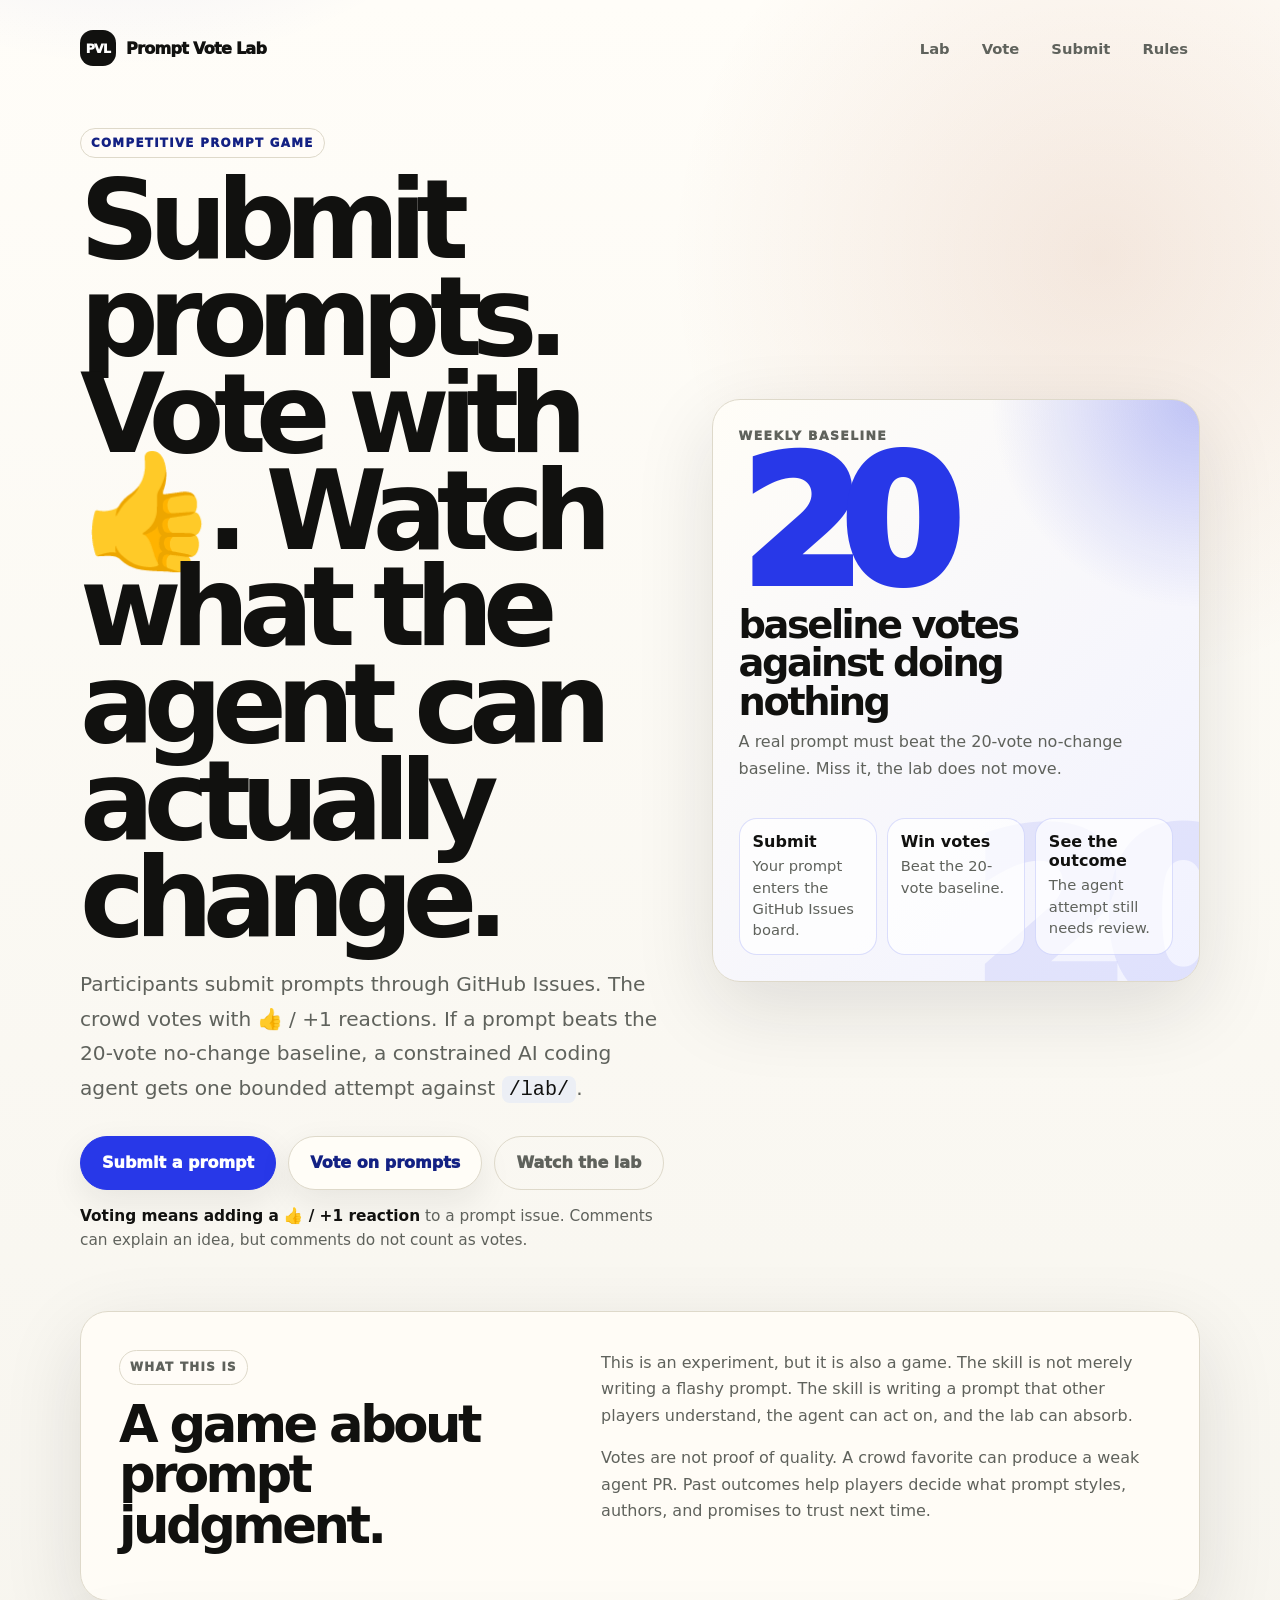
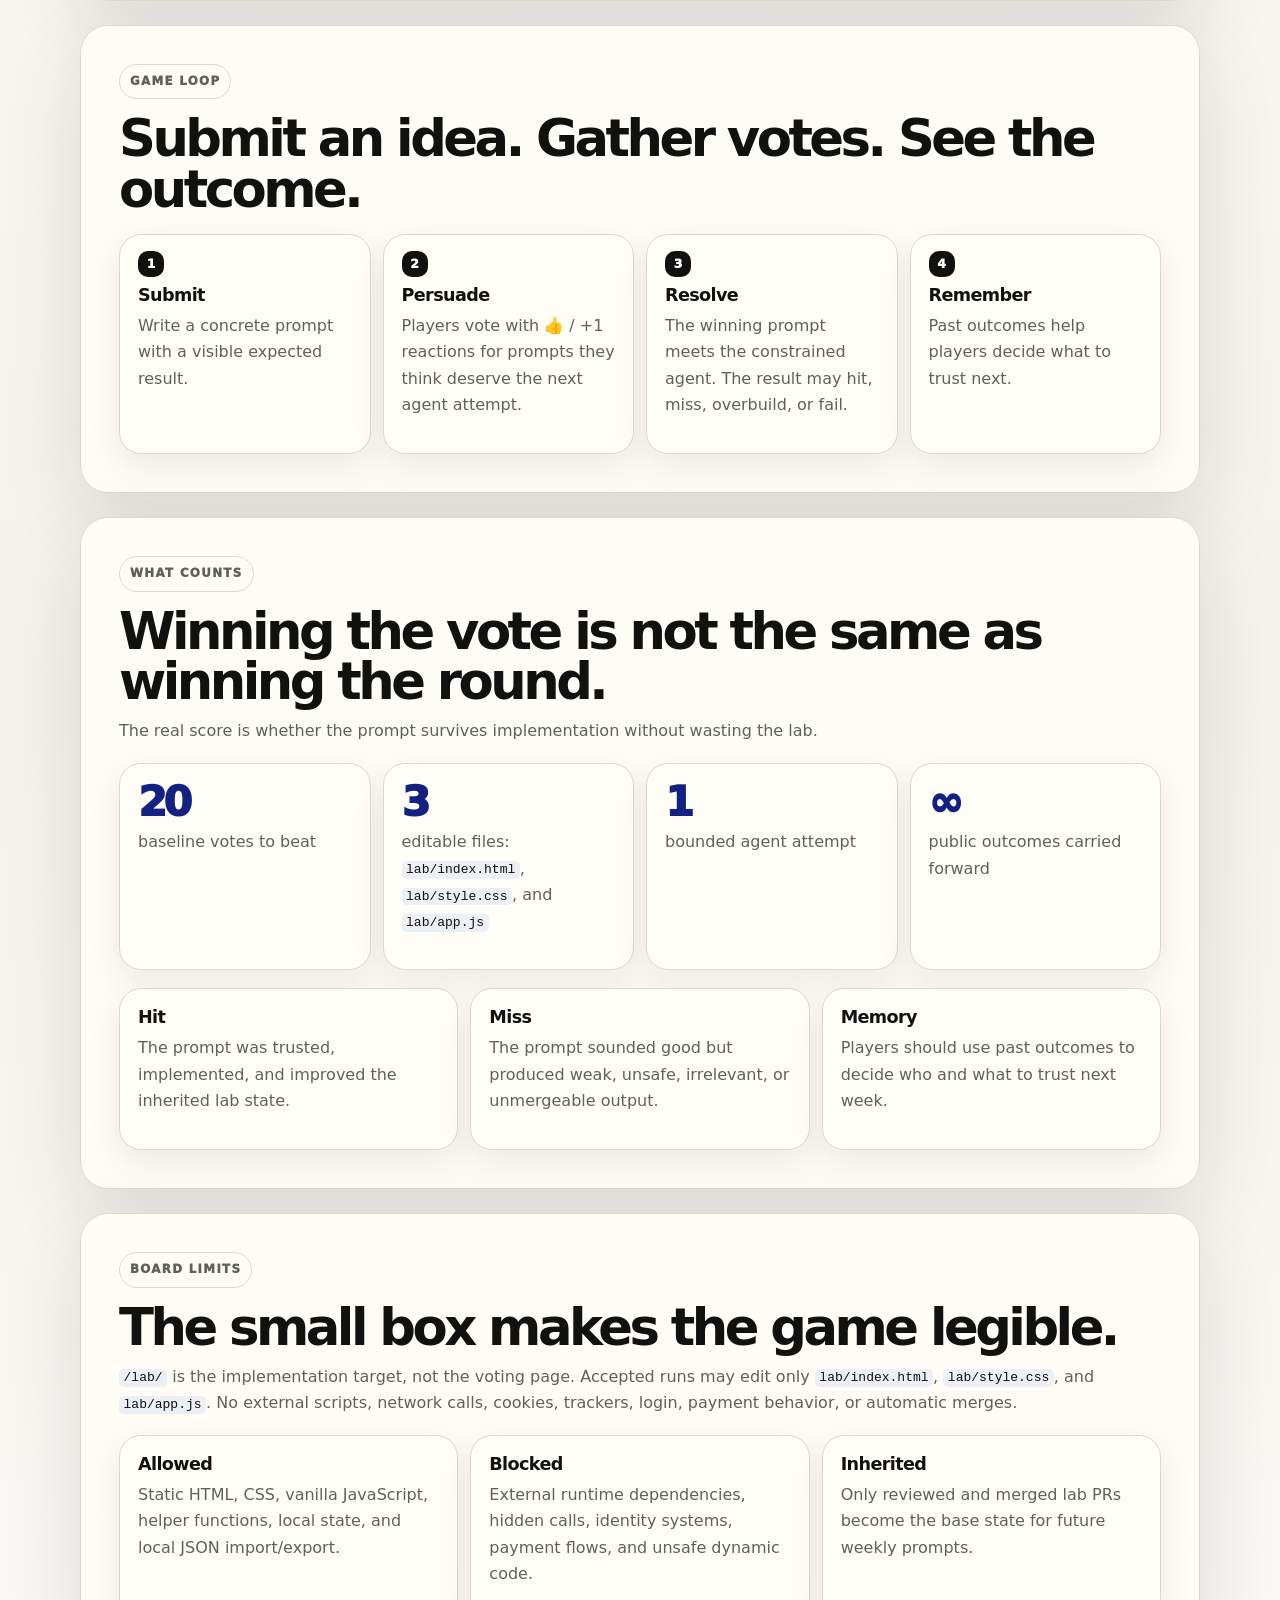
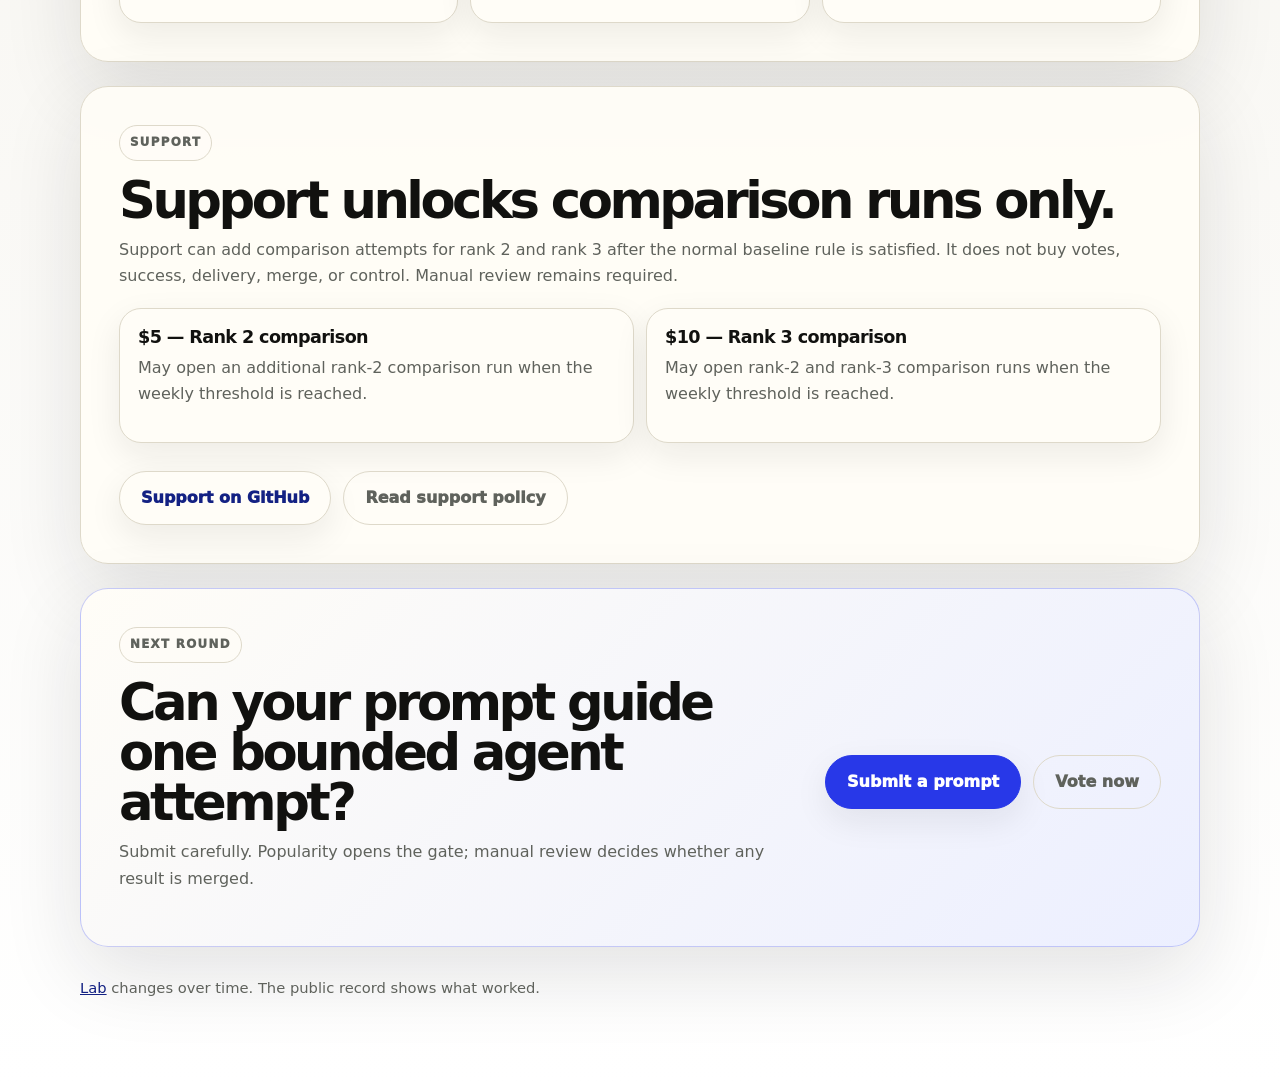
<file: index.html>
<!doctype html>
<html lang="en">
<head>
  <meta charset="utf-8">
  <meta name="viewport" content="width=device-width, initial-scale=1">
  <title>Prompt Vote Lab</title>
  <meta name="description" content="Prompt Vote Lab is a public prompt game where participants submit prompts through GitHub Issues, vote with reactions, and watch a constrained AI coding agent attempt accepted runs.">
  <style>
    :root {
      color-scheme: light;
      --bg: #f4f2eb;
      --ink: #11110f;
      --muted: #5f625c;
      --panel: #fffdf7;
      --line: #ded9ca;
      --accent: #2838e8;
      --accent-dark: #132183;
      --accent-soft: #e8ebff;
      --danger: #9b3100;
      --paper: #fff8d9;
      --shadow: 0 26px 80px rgba(23, 24, 30, 0.12);
      --soft-shadow: 0 12px 34px rgba(23, 24, 30, 0.08);
      --radius: 28px;
    }

    * { box-sizing: border-box; }
    html { scroll-behavior: smooth; }

    body {
      margin: 0;
      font-family: ui-sans-serif, system-ui, -apple-system, BlinkMacSystemFont, "Segoe UI", sans-serif;
      background:
        radial-gradient(circle at 10% -10%, rgba(40, 56, 232, 0.18), transparent 31rem),
        radial-gradient(circle at 86% 6%, rgba(155, 49, 0, 0.10), transparent 27rem),
        linear-gradient(180deg, #fffdf8 0%, var(--bg) 54%, #fff 100%);
      color: var(--ink);
    }

    a { color: var(--accent-dark); }

    .shell { width: min(1120px, calc(100% - 32px)); margin: 0 auto; padding: 20px 0 72px; }
    .topbar { display: flex; align-items: center; justify-content: space-between; gap: 16px; padding: 10px 0 28px; }
    .brand { display: inline-flex; align-items: center; gap: 10px; color: var(--ink); font-weight: 950; letter-spacing: -0.045em; text-decoration: none; }
    .mark { display: grid; width: 36px; height: 36px; place-items: center; border-radius: 13px; background: var(--ink); color: #fff; font-size: 0.78rem; }
    .nav { display: flex; flex-wrap: wrap; justify-content: flex-end; gap: 8px; }
    .nav a { padding: 9px 12px; border-radius: 999px; color: var(--muted); font-size: 0.92rem; font-weight: 850; text-decoration: none; }
    .nav a:hover { background: var(--accent-soft); color: var(--accent-dark); }

    .hero { display: grid; grid-template-columns: minmax(0, 1fr) minmax(320px, 0.82fr); gap: 36px; align-items: center; min-height: 640px; padding: 34px 0; }
    h1, h2, h3, p { margin-top: 0; }
    h1 { max-width: 880px; margin-bottom: 20px; font-size: clamp(3.55rem, 8.6vw, 7.4rem); line-height: 0.88; letter-spacing: -0.095em; }
    h2 { margin-bottom: 12px; font-size: clamp(1.85rem, 4vw, 3.3rem); line-height: 0.98; letter-spacing: -0.068em; }
    h3 { margin-bottom: 8px; font-size: 1.1rem; letter-spacing: -0.035em; }

    .eyebrow { display: inline-flex; align-items: center; margin: 0 0 14px; padding: 7px 10px; border: 1px solid var(--line); border-radius: 999px; background: rgba(255, 253, 247, 0.76); color: var(--accent-dark); font-size: 0.74rem; font-weight: 950; letter-spacing: 0.11em; text-transform: uppercase; }
    .lead { max-width: 760px; color: var(--muted); font-size: clamp(1.08rem, 2vw, 1.26rem); line-height: 1.72; }
    .vote-note { max-width: 720px; margin: 14px 0 0; color: var(--muted); font-size: 0.96rem; line-height: 1.6; }
    .vote-note strong { color: var(--ink); }
    .actions, .link-row { display: flex; flex-wrap: wrap; gap: 12px; margin-top: 28px; }
    .button { display: inline-flex; align-items: center; justify-content: center; min-height: 54px; padding: 0 21px; border: 1px solid var(--line); border-radius: 999px; background: var(--panel); color: var(--accent-dark); font-weight: 950; text-decoration: none; box-shadow: var(--soft-shadow); }
    .button.primary { min-width: 156px; border-color: var(--accent); background: var(--accent); color: #fff; }
    .button.ghost { background: transparent; box-shadow: none; color: var(--muted); }

    .gate-card, .panel, .card, .step, .metric { border: 1px solid var(--line); border-radius: var(--radius); background: rgba(255, 253, 247, 0.94); box-shadow: var(--shadow); }
    .gate-card { position: relative; overflow: hidden; padding: 26px; min-height: 500px; display: grid; align-content: space-between; background: radial-gradient(circle at top right, rgba(40, 56, 232, 0.28), transparent 13rem), linear-gradient(135deg, #fffdf7 0%, #f1f2ff 100%); }
    .gate-card::before { content: "20"; position: absolute; right: -30px; bottom: -58px; color: rgba(40, 56, 232, 0.09); font-size: 14.5rem; font-weight: 1000; letter-spacing: -0.13em; line-height: 1; pointer-events: none; }
    .gate-top, .gate-bottom { position: relative; z-index: 1; }
    .gate-kicker { margin-bottom: 10px; color: var(--danger); font-size: 0.78rem; font-weight: 950; letter-spacing: 0.11em; text-transform: uppercase; }
    .gate-number { display: block; margin: 0; color: var(--accent); font-size: clamp(6.6rem, 20vw, 11rem); font-weight: 1000; line-height: 0.78; letter-spacing: -0.13em; }
    .gate-title { margin: 12px 0 8px; max-width: 420px; font-size: clamp(1.55rem, 3vw, 2.45rem); line-height: 1; letter-spacing: -0.065em; }
    .gate-card p, .panel p, .card p, .step p, .metric p, li { color: var(--muted); line-height: 1.66; }

    .flow { display: grid; grid-template-columns: repeat(3, minmax(0, 1fr)); gap: 10px; margin-top: 20px; }
    .flow-item { padding: 13px; border: 1px solid rgba(40, 56, 232, 0.16); border-radius: 18px; background: rgba(255, 255, 255, 0.72); }
    .flow-item strong { display: block; margin-bottom: 4px; }
    .flow-item span { color: var(--muted); font-size: 0.92rem; line-height: 1.45; }

    .panel { margin-top: 24px; padding: clamp(22px, 4vw, 38px); }
    .statement { display: grid; grid-template-columns: 0.9fr 1.1fr; gap: 24px; align-items: start; }
    .paper-note { padding: 20px; border: 1px solid rgba(155, 49, 0, 0.20); border-radius: 22px; background: var(--paper); color: #674000; font-weight: 840; line-height: 1.62; }

    .steps { display: grid; grid-template-columns: repeat(4, minmax(0, 1fr)); gap: 12px; margin-top: 20px; counter-reset: step; }
    .step { position: relative; min-height: 176px; padding: 50px 18px 18px; box-shadow: var(--soft-shadow); border-radius: 22px; background: var(--panel); }
    .step::before { counter-increment: step; content: counter(step); position: absolute; top: 16px; left: 18px; display: grid; width: 26px; height: 26px; place-items: center; border-radius: 10px; background: var(--ink); color: #fff; font-size: 0.78rem; font-weight: 950; }

    .metrics, .rules, .support-grid { display: grid; gap: 12px; margin-top: 18px; }
    .metrics { grid-template-columns: repeat(4, minmax(0, 1fr)); }
    .rules { grid-template-columns: repeat(3, minmax(0, 1fr)); }
    .support-grid { grid-template-columns: repeat(2, minmax(0, 1fr)); }
    .card, .metric { padding: 18px; box-shadow: var(--soft-shadow); border-radius: 22px; background: var(--panel); }
    .metric-number { display: block; margin-bottom: 8px; color: var(--accent-dark); font-size: 2.6rem; font-weight: 1000; line-height: 0.95; letter-spacing: -0.09em; }
    .final-cta { display: grid; grid-template-columns: 1fr auto; gap: 20px; align-items: center; border-color: rgba(40, 56, 232, 0.25); background: linear-gradient(135deg, #fffdf7, #ecefff); }
    code { padding: 0.1em 0.35em; border-radius: 0.38em; background: #eceff5; color: var(--ink); }
    footer { margin-top: 32px; color: var(--muted); font-size: 0.92rem; }

    @media (max-width: 980px) {
      .hero, .statement, .steps, .metrics, .rules, .support-grid, .final-cta { grid-template-columns: 1fr; }
      .hero { min-height: auto; padding-top: 28px; }
      .gate-card { min-height: 420px; }
      .flow { grid-template-columns: 1fr; }
      .topbar { align-items: flex-start; flex-direction: column; }
      .nav { justify-content: flex-start; }
    }
  </style>
</head>
<body>
  <main class="shell">
    <header class="topbar" aria-label="Site header">
      <a class="brand" href="./"><span class="mark">PVL</span><span>Prompt Vote Lab</span></a>
      <nav class="nav" aria-label="Primary navigation">
        <a href="./lab/">Lab</a>
        <a href="https://github.com/Unjuno/prompt-vote-lab/issues?q=is%3Aissue+is%3Aopen+label%3Aprompt-proposal">Vote</a>
        <a href="https://github.com/Unjuno/prompt-vote-lab/issues/new?template=prompt.yml">Submit</a>
        <a href="https://github.com/Unjuno/prompt-vote-lab/tree/main/docs">Rules</a>
      </nav>
    </header>

    <section class="hero" aria-labelledby="page-title">
      <div>
        <p class="eyebrow">Competitive prompt game</p>
        <h1 id="page-title">Submit prompts. Vote with 👍. Watch what the agent can actually change.</h1>
        <p class="lead">
          Participants submit prompts through GitHub Issues. The crowd votes with 👍 / +1 reactions. If a prompt beats the 20-vote no-change baseline, a constrained AI coding agent gets one bounded attempt against <code>/lab/</code>.
        </p>
        <div class="actions" aria-label="Primary actions">
          <a class="button primary" href="https://github.com/Unjuno/prompt-vote-lab/issues/new?template=prompt.yml">Submit a prompt</a>
          <a class="button" href="https://github.com/Unjuno/prompt-vote-lab/issues?q=is%3Aissue+is%3Aopen+label%3Aprompt-proposal">Vote on prompts</a>
          <a class="button ghost" href="./lab/">Watch the lab</a>
        </div>
        <p class="vote-note"><strong>Voting means adding a 👍 / +1 reaction</strong> to a prompt issue. Comments can explain an idea, but comments do not count as votes.</p>
      </div>

      <aside class="gate-card" aria-labelledby="gate-title">
        <div class="gate-top">
          <p class="gate-kicker">Weekly baseline</p>
          <span class="gate-number">20</span>
          <h2 id="gate-title" class="gate-title">baseline votes against doing nothing</h2>
          <p>A real prompt must beat the 20-vote no-change baseline. Miss it, the lab does not move.</p>
        </div>
        <div class="gate-bottom">
          <div class="flow" aria-label="Prompt Vote Lab flow">
            <div class="flow-item"><strong>Submit</strong><span>Your prompt enters the GitHub Issues board.</span></div>
            <div class="flow-item"><strong>Win votes</strong><span>Beat the 20-vote baseline.</span></div>
            <div class="flow-item"><strong>See the outcome</strong><span>The agent attempt still needs review.</span></div>
          </div>
        </div>
      </aside>
    </section>

    <section class="panel statement" aria-labelledby="meaning-title">
      <div>
        <p class="eyebrow">What this is</p>
        <h2 id="meaning-title">A game about prompt judgment.</h2>
      </div>
      <div>
        <p>
          This is an experiment, but it is also a game. The skill is not merely writing a flashy prompt. The skill is writing a prompt that other players understand, the agent can act on, and the lab can absorb.
        </p>
        <p>
          Votes are not proof of quality. A crowd favorite can produce a weak agent PR. Past outcomes help players decide what prompt styles, authors, and promises to trust next time.
        </p>
      </div>
    </section>

    <section class="panel" aria-labelledby="loop-title">
      <p class="eyebrow">Game loop</p>
      <h2 id="loop-title">Submit an idea. Gather votes. See the outcome.</h2>
      <div class="steps">
        <article class="step"><h3>Submit</h3><p>Write a concrete prompt with a visible expected result.</p></article>
        <article class="step"><h3>Persuade</h3><p>Players vote with 👍 / +1 reactions for prompts they think deserve the next agent attempt.</p></article>
        <article class="step"><h3>Resolve</h3><p>The winning prompt meets the constrained agent. The result may hit, miss, overbuild, or fail.</p></article>
        <article class="step"><h3>Remember</h3><p>Past outcomes help players decide what to trust next.</p></article>
      </div>
    </section>

    <section class="panel" aria-labelledby="score-title">
      <p class="eyebrow">What counts</p>
      <h2 id="score-title">Winning the vote is not the same as winning the round.</h2>
      <p>The real score is whether the prompt survives implementation without wasting the lab.</p>
      <div class="metrics">
        <article class="metric"><span class="metric-number">20</span><p>baseline votes to beat</p></article>
        <article class="metric"><span class="metric-number">3</span><p>editable files: <code>lab/index.html</code>, <code>lab/style.css</code>, and <code>lab/app.js</code></p></article>
        <article class="metric"><span class="metric-number">1</span><p>bounded agent attempt</p></article>
        <article class="metric"><span class="metric-number">∞</span><p>public outcomes carried forward</p></article>
      </div>
      <div class="rules">
        <article class="card"><h3>Hit</h3><p>The prompt was trusted, implemented, and improved the inherited lab state.</p></article>
        <article class="card"><h3>Miss</h3><p>The prompt sounded good but produced weak, unsafe, irrelevant, or unmergeable output.</p></article>
        <article class="card"><h3>Memory</h3><p>Players should use past outcomes to decide who and what to trust next week.</p></article>
      </div>
    </section>

    <section class="panel" aria-labelledby="constraints-title">
      <p class="eyebrow">Board limits</p>
      <h2 id="constraints-title">The small box makes the game legible.</h2>
      <p><code>/lab/</code> is the implementation target, not the voting page. Accepted runs may edit only <code>lab/index.html</code>, <code>lab/style.css</code>, and <code>lab/app.js</code>. No external scripts, network calls, cookies, trackers, login, payment behavior, or automatic merges.</p>
      <div class="rules">
        <article class="card"><h3>Allowed</h3><p>Static HTML, CSS, vanilla JavaScript, helper functions, local state, and local JSON import/export.</p></article>
        <article class="card"><h3>Blocked</h3><p>External runtime dependencies, hidden calls, identity systems, payment flows, and unsafe dynamic code.</p></article>
        <article class="card"><h3>Inherited</h3><p>Only reviewed and merged lab PRs become the base state for future weekly prompts.</p></article>
      </div>
    </section>

    <section class="panel" aria-labelledby="support-title">
      <p class="eyebrow">Support</p>
      <h2 id="support-title">Support unlocks comparison runs only.</h2>
      <p>Support can add comparison attempts for rank 2 and rank 3 after the normal baseline rule is satisfied. It does not buy votes, success, delivery, merge, or control. Manual review remains required.</p>
      <div class="support-grid">
        <article class="card"><h3>$5 — Rank 2 comparison</h3><p>May open an additional rank-2 comparison run when the weekly threshold is reached.</p></article>
        <article class="card"><h3>$10 — Rank 3 comparison</h3><p>May open rank-2 and rank-3 comparison runs when the weekly threshold is reached.</p></article>
      </div>
      <div class="link-row">
        <a class="button" href="https://github.com/sponsors/Unjuno">Support on GitHub</a>
        <a class="button ghost" href="https://github.com/Unjuno/prompt-vote-lab/blob/main/docs/support-policy.md">Read support policy</a>
      </div>
    </section>

    <section class="panel final-cta" aria-labelledby="final-title">
      <div>
        <p class="eyebrow">Next round</p>
        <h2 id="final-title">Can your prompt guide one bounded agent attempt?</h2>
        <p>Submit carefully. Popularity opens the gate; manual review decides whether any result is merged.</p>
      </div>
      <div class="actions" aria-label="Final actions">
        <a class="button primary" href="https://github.com/Unjuno/prompt-vote-lab/issues/new?template=prompt.yml">Submit a prompt</a>
        <a class="button ghost" href="https://github.com/Unjuno/prompt-vote-lab/issues?q=is%3Aissue+is%3Aopen+label%3Aprompt-proposal">Vote now</a>
      </div>
    </section>

    <footer>
      <p><a href="./lab/">Lab</a> changes over time. The public record shows what worked.</p>
    </footer>
  </main>
</body>
</html>
</file>
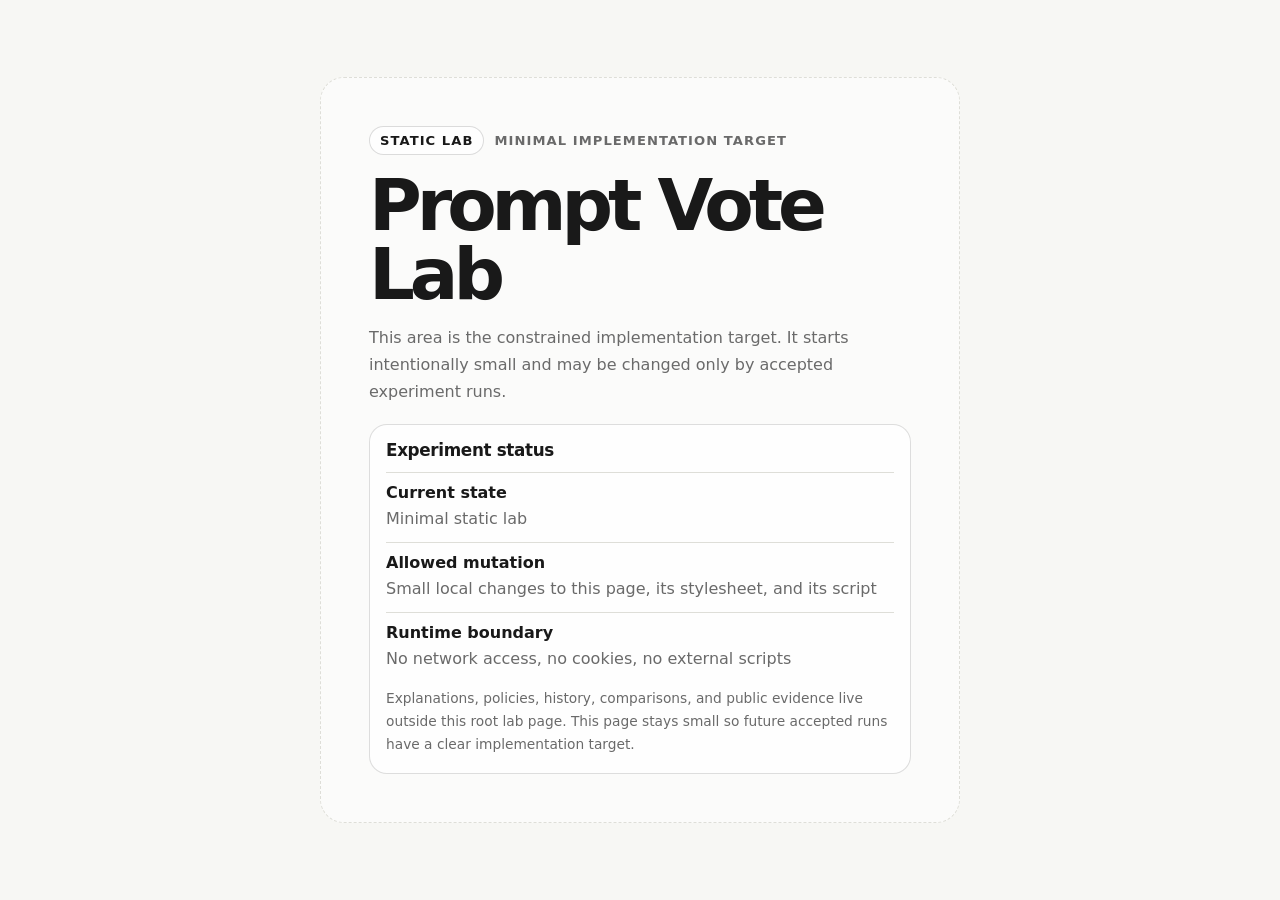
<file: lab/index.html>
<!doctype html>
<html lang="en">
<head>
  <meta charset="utf-8">
  <meta name="viewport" content="width=device-width, initial-scale=1">
  <title>Prompt Vote Lab</title>
  <link rel="stylesheet" href="./style.css">
  <meta http-equiv="Content-Security-Policy" content="default-src 'self'; script-src 'self'; style-src 'self'; img-src 'self' data:; connect-src 'none'; frame-src 'none'; object-src 'none'; base-uri 'none'; form-action 'none';">
</head>
<body>
  <main class="lab-root" aria-labelledby="lab-title">
    <p class="status" aria-live="polite">
      <span class="pill" aria-hidden="true">Static lab</span>
      <span id="status-text">Minimal implementation target</span>
    </p>

    <h1 id="lab-title">Prompt Vote Lab</h1>
    <p class="note">
      This area is the constrained implementation target. It starts intentionally small and may be changed only by accepted experiment runs.
    </p>

    <section class="experiment-card" role="note" aria-label="Experiment status">
      <h2>Experiment status</h2>
      <dl class="meta-list">
        <div>
          <dt>Current state</dt>
          <dd>Minimal static lab</dd>
        </div>
        <div>
          <dt>Allowed mutation</dt>
          <dd>Small local changes to this page, its stylesheet, and its script</dd>
        </div>
        <div>
          <dt>Runtime boundary</dt>
          <dd id="runtime-boundary">No network access, no cookies, no external scripts</dd>
        </div>
      </dl>
      <p class="small-note">
        Explanations, policies, history, comparisons, and public evidence live outside this root lab page. This page stays small so future accepted runs have a clear implementation target.
      </p>
    </section>

    <noscript>This lab is readable without JavaScript and without network access.</noscript>
  </main>

  <script src="./app.js"></script>
</body>
</html>
</file>
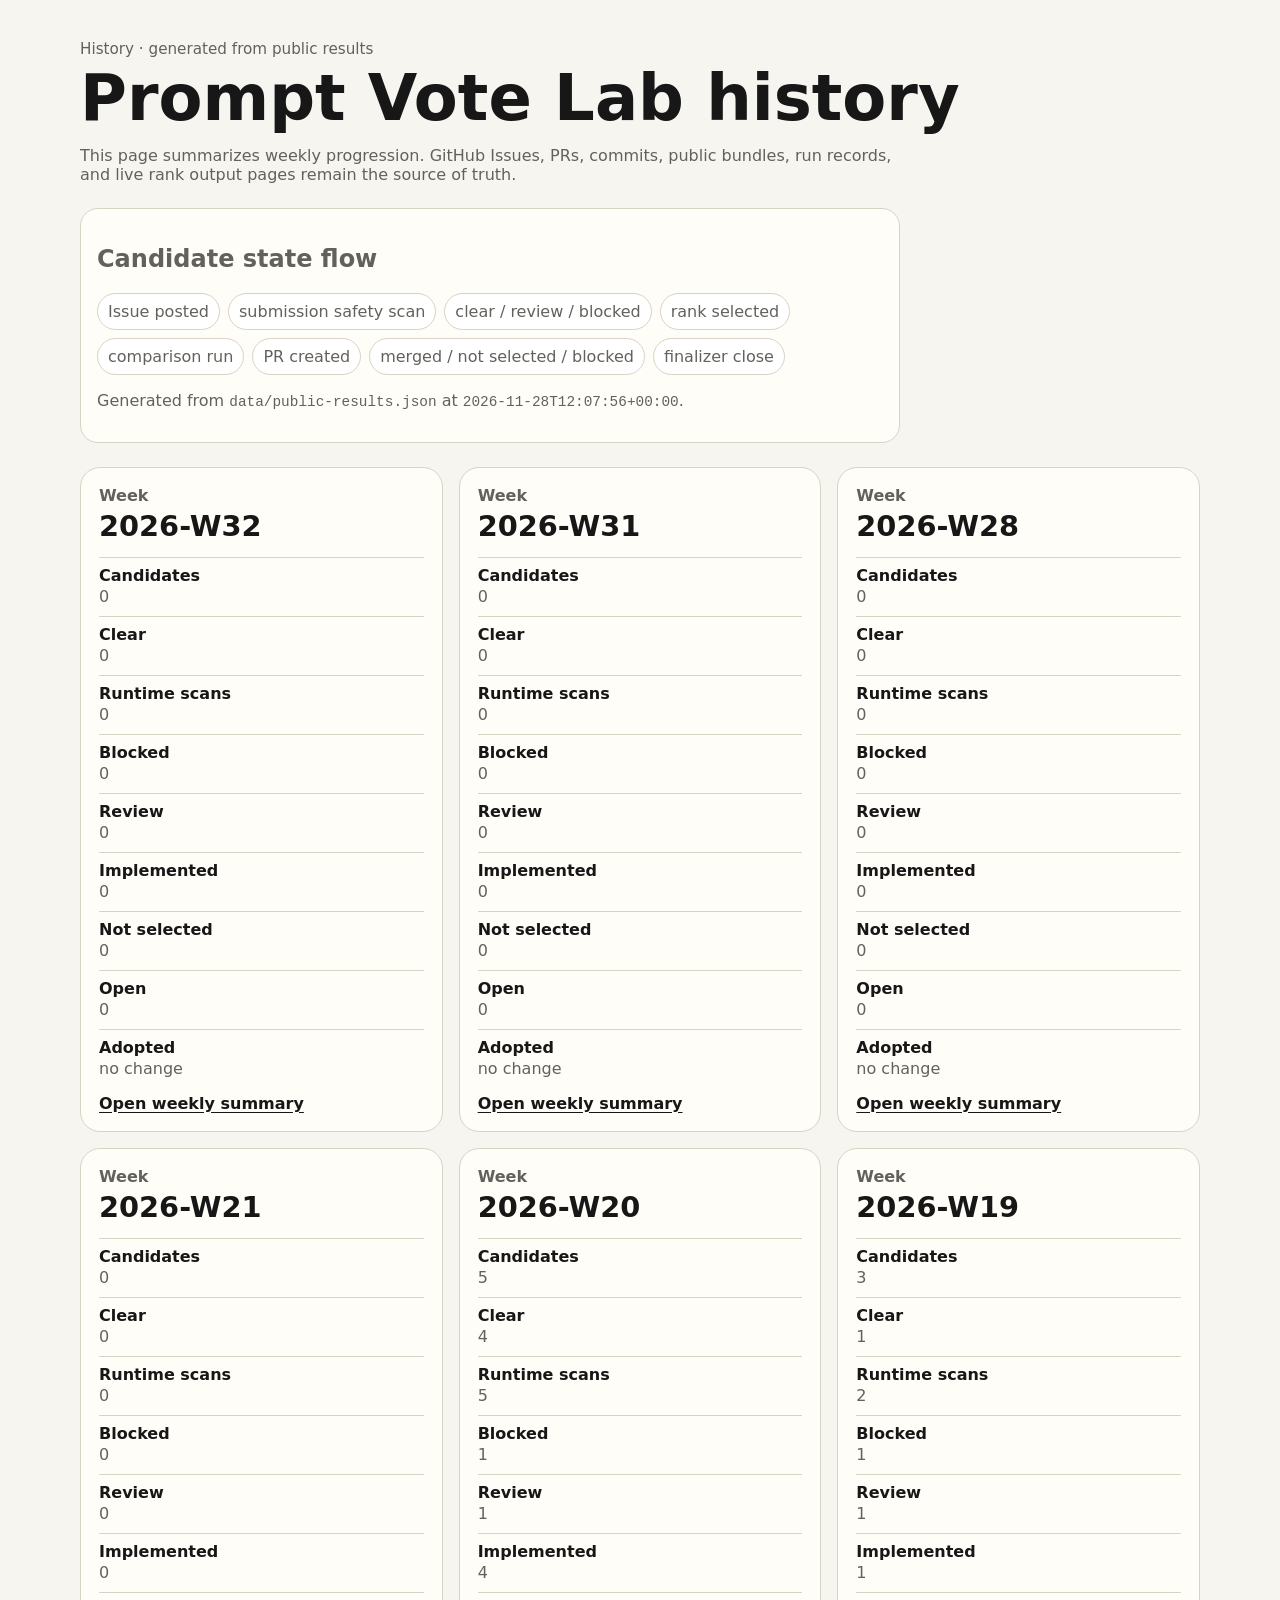
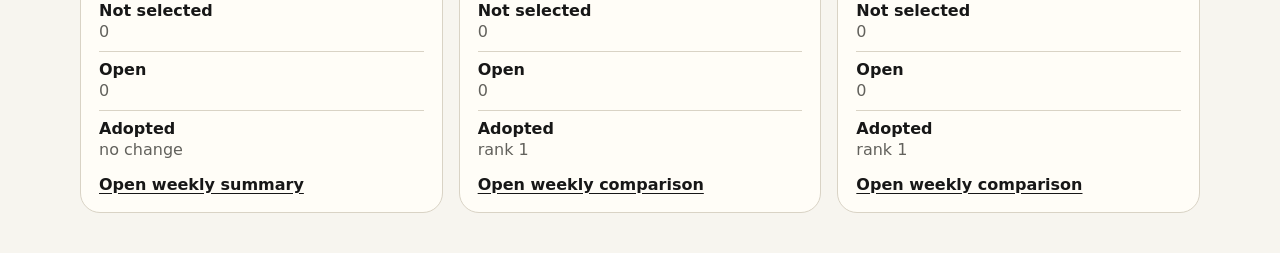
<file: lab/history/index.html>
<!doctype html>
<html lang="en">
<head>
  <meta charset="utf-8">
  <meta name="viewport" content="width=device-width, initial-scale=1">
  <title>Prompt Vote Lab history</title>
  <link rel="stylesheet" href="./style.css">
  <meta http-equiv="Content-Security-Policy" content="default-src 'self'; script-src 'self'; style-src 'self'; img-src 'self' data:; connect-src 'none'; frame-src 'none'; object-src 'none'; base-uri 'none'; form-action 'none';">
</head>
<body>
  <main class="history-root" aria-labelledby="history-title">
    <p class="status">History · generated from public results</p>
    <h1 id="history-title">Prompt Vote Lab history</h1>
    <p class="note">This page summarizes weekly progression. GitHub Issues, PRs, commits, public bundles, run records, and live rank output pages remain the source of truth.</p>
    <section class="method" aria-labelledby="flow-title">
      <h2 id="flow-title">Candidate state flow</h2>
      <ol class="flow">
        <li>Issue posted</li>
        <li>submission safety scan</li>
        <li>clear / review / blocked</li>
        <li>rank selected</li>
        <li>comparison run</li>
        <li>PR created</li>
        <li>merged / not selected / blocked</li>
        <li>finalizer close</li>
      </ol>
      <p>Generated from <code>data/public-results.json</code> at <code>2026-11-28T12:07:56+00:00</code>.</p>
    </section>
    <section class="week-grid" aria-label="Weekly experiment history">

      <article class="week-card" aria-labelledby="week-2026-W32">
        <div class="week-card-head">
          <p class="week-kicker">Week</p>
          <h2 id="week-2026-W32">2026-W32</h2>
        </div>
        <dl class="facts">
          <div><dt>Candidates</dt><dd>0</dd></div>
          <div><dt>Clear</dt><dd>0</dd></div>
          <div><dt>Runtime scans</dt><dd>0</dd></div>
          <div><dt>Blocked</dt><dd>0</dd></div>
          <div><dt>Review</dt><dd>0</dd></div>
          <div><dt>Implemented</dt><dd>0</dd></div>
          <div><dt>Not selected</dt><dd>0</dd></div>
          <div><dt>Open</dt><dd>0</dd></div>
          <div><dt>Adopted</dt><dd>no change</dd></div>
        </dl>
        <p class="week-link"><a href="../weeks/2026-W32/">Open weekly summary</a></p>
      </article>

      <article class="week-card" aria-labelledby="week-2026-W31">
        <div class="week-card-head">
          <p class="week-kicker">Week</p>
          <h2 id="week-2026-W31">2026-W31</h2>
        </div>
        <dl class="facts">
          <div><dt>Candidates</dt><dd>0</dd></div>
          <div><dt>Clear</dt><dd>0</dd></div>
          <div><dt>Runtime scans</dt><dd>0</dd></div>
          <div><dt>Blocked</dt><dd>0</dd></div>
          <div><dt>Review</dt><dd>0</dd></div>
          <div><dt>Implemented</dt><dd>0</dd></div>
          <div><dt>Not selected</dt><dd>0</dd></div>
          <div><dt>Open</dt><dd>0</dd></div>
          <div><dt>Adopted</dt><dd>no change</dd></div>
        </dl>
        <p class="week-link"><a href="../weeks/2026-W31/">Open weekly summary</a></p>
      </article>

      <article class="week-card" aria-labelledby="week-2026-W28">
        <div class="week-card-head">
          <p class="week-kicker">Week</p>
          <h2 id="week-2026-W28">2026-W28</h2>
        </div>
        <dl class="facts">
          <div><dt>Candidates</dt><dd>0</dd></div>
          <div><dt>Clear</dt><dd>0</dd></div>
          <div><dt>Runtime scans</dt><dd>0</dd></div>
          <div><dt>Blocked</dt><dd>0</dd></div>
          <div><dt>Review</dt><dd>0</dd></div>
          <div><dt>Implemented</dt><dd>0</dd></div>
          <div><dt>Not selected</dt><dd>0</dd></div>
          <div><dt>Open</dt><dd>0</dd></div>
          <div><dt>Adopted</dt><dd>no change</dd></div>
        </dl>
        <p class="week-link"><a href="../weeks/2026-W28/">Open weekly summary</a></p>
      </article>

      <article class="week-card" aria-labelledby="week-2026-W21">
        <div class="week-card-head">
          <p class="week-kicker">Week</p>
          <h2 id="week-2026-W21">2026-W21</h2>
        </div>
        <dl class="facts">
          <div><dt>Candidates</dt><dd>0</dd></div>
          <div><dt>Clear</dt><dd>0</dd></div>
          <div><dt>Runtime scans</dt><dd>0</dd></div>
          <div><dt>Blocked</dt><dd>0</dd></div>
          <div><dt>Review</dt><dd>0</dd></div>
          <div><dt>Implemented</dt><dd>0</dd></div>
          <div><dt>Not selected</dt><dd>0</dd></div>
          <div><dt>Open</dt><dd>0</dd></div>
          <div><dt>Adopted</dt><dd>no change</dd></div>
        </dl>
        <p class="week-link"><a href="../weeks/2026-W21/">Open weekly summary</a></p>
      </article>

      <article class="week-card" aria-labelledby="week-2026-W20">
        <div class="week-card-head">
          <p class="week-kicker">Week</p>
          <h2 id="week-2026-W20">2026-W20</h2>
        </div>
        <dl class="facts">
          <div><dt>Candidates</dt><dd>5</dd></div>
          <div><dt>Clear</dt><dd>4</dd></div>
          <div><dt>Runtime scans</dt><dd>5</dd></div>
          <div><dt>Blocked</dt><dd>1</dd></div>
          <div><dt>Review</dt><dd>1</dd></div>
          <div><dt>Implemented</dt><dd>4</dd></div>
          <div><dt>Not selected</dt><dd>0</dd></div>
          <div><dt>Open</dt><dd>0</dd></div>
          <div><dt>Adopted</dt><dd>rank 1</dd></div>
        </dl>
        <p class="week-link"><a href="../comparisons/2026-W20/">Open weekly comparison</a></p>
      </article>

      <article class="week-card" aria-labelledby="week-2026-W19">
        <div class="week-card-head">
          <p class="week-kicker">Week</p>
          <h2 id="week-2026-W19">2026-W19</h2>
        </div>
        <dl class="facts">
          <div><dt>Candidates</dt><dd>3</dd></div>
          <div><dt>Clear</dt><dd>1</dd></div>
          <div><dt>Runtime scans</dt><dd>2</dd></div>
          <div><dt>Blocked</dt><dd>1</dd></div>
          <div><dt>Review</dt><dd>1</dd></div>
          <div><dt>Implemented</dt><dd>1</dd></div>
          <div><dt>Not selected</dt><dd>0</dd></div>
          <div><dt>Open</dt><dd>0</dd></div>
          <div><dt>Adopted</dt><dd>rank 1</dd></div>
        </dl>
        <p class="week-link"><a href="../comparisons/2026-W19/">Open weekly comparison</a></p>
      </article>
    </section>
  </main>
</body>
</html>
</file>
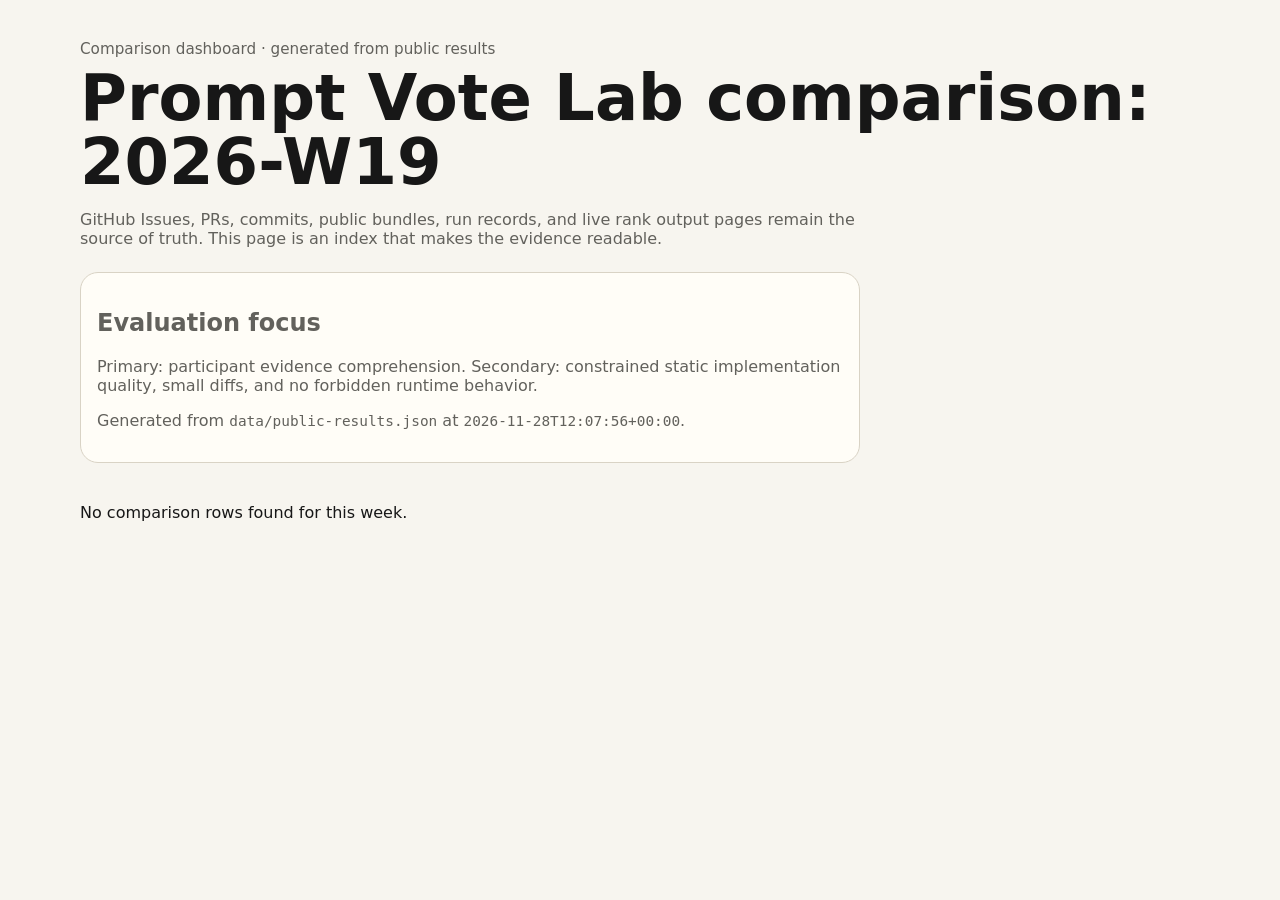
<file: lab/comparisons/2026-W19/index.html>
<!doctype html>
<html lang="en">
<head>
  <meta charset="utf-8">
  <meta name="viewport" content="width=device-width, initial-scale=1">
  <title>Prompt Vote Lab comparison 2026-W19</title>
  <link rel="stylesheet" href="./style.css">
  <meta http-equiv="Content-Security-Policy" content="default-src 'self'; script-src 'self'; style-src 'self'; img-src 'self' data:; connect-src 'none'; frame-src 'none'; object-src 'none'; base-uri 'none'; form-action 'none';">
</head>
<body>
  <main class="comparison-root" aria-labelledby="comparison-title">
    <p class="status">Comparison dashboard · generated from public results</p>
    <h1 id="comparison-title">Prompt Vote Lab comparison: 2026-W19</h1>
    <p class="note">GitHub Issues, PRs, commits, public bundles, run records, and live rank output pages remain the source of truth. This page is an index that makes the evidence readable.</p>
    <section class="method" aria-labelledby="method-title">
      <h2 id="method-title">Evaluation focus</h2>
      <p>Primary: participant evidence comprehension. Secondary: constrained static implementation quality, small diffs, and no forbidden runtime behavior.</p>
      <p>Generated from <code>data/public-results.json</code> at <code>2026-11-28T12:07:56+00:00</code>.</p>
    </section>
    <section class="rank-grid" aria-label="Comparison candidates">
<p>No comparison rows found for this week.</p>
    </section>
  </main>
</body>
</html>
</file>
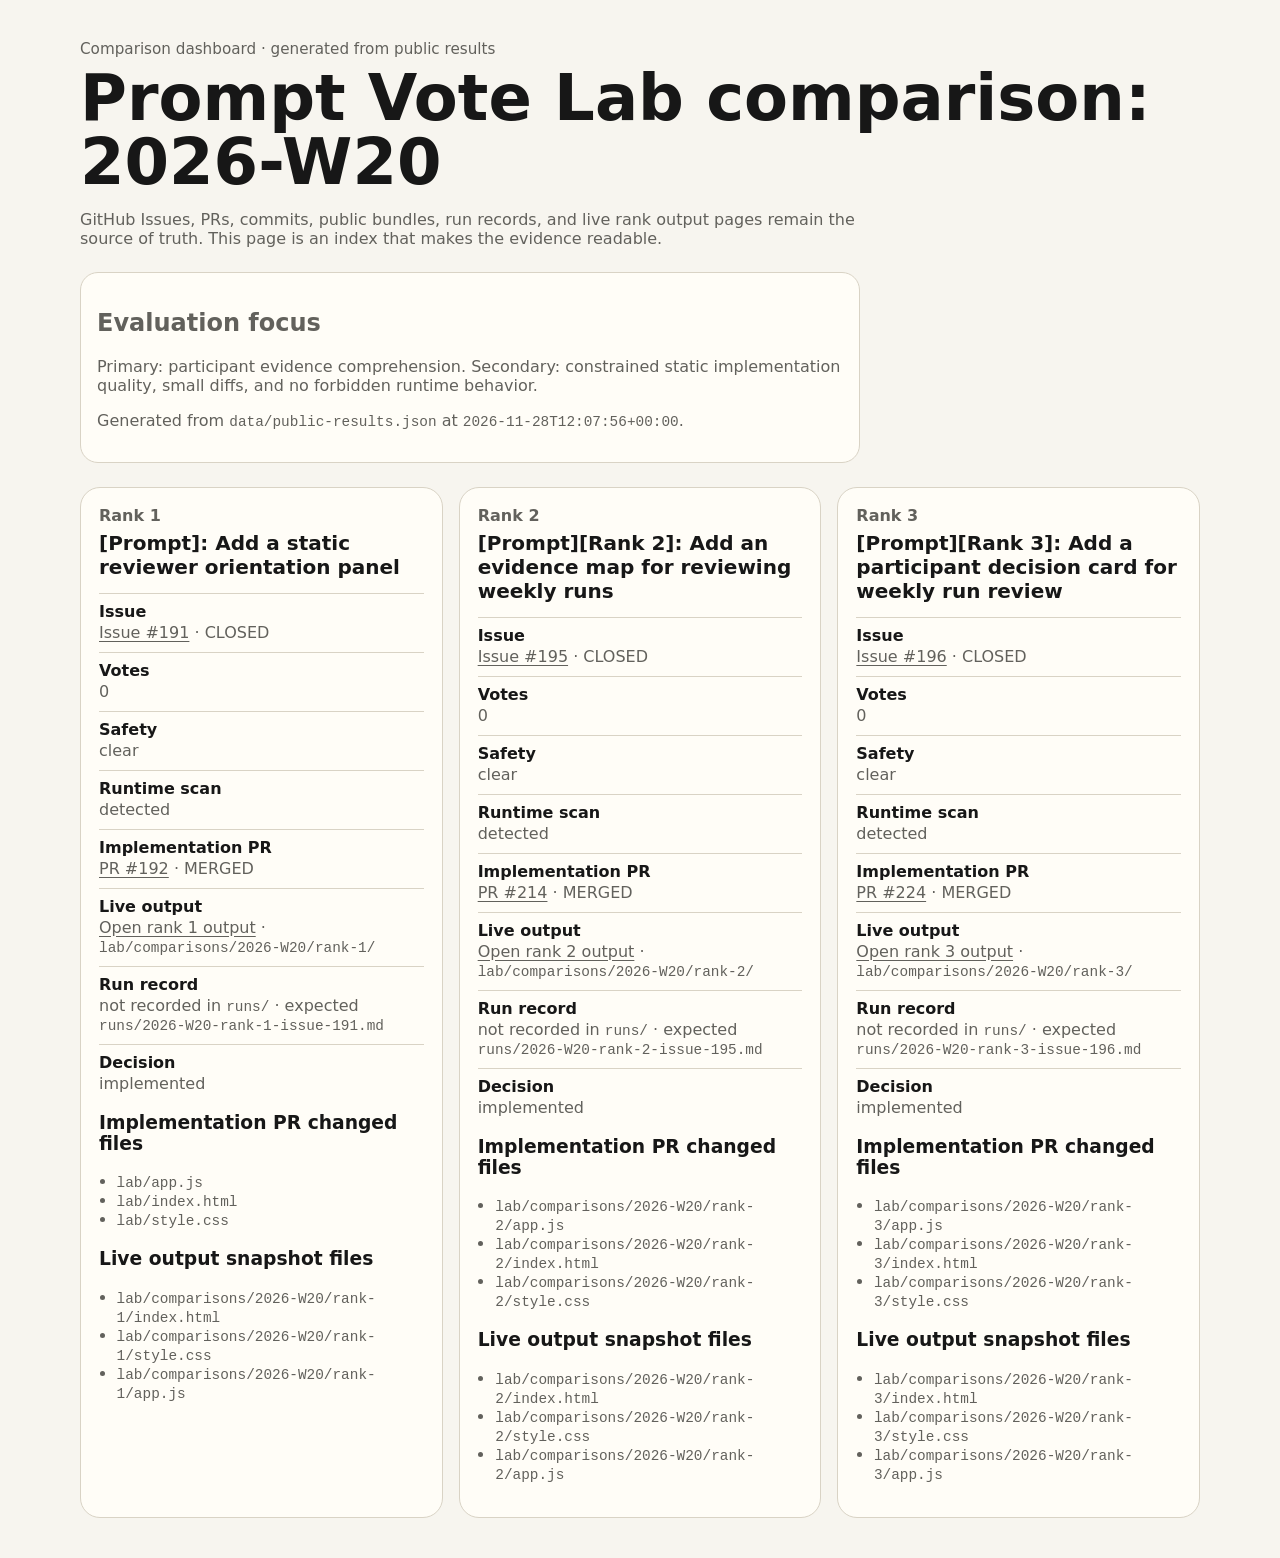
<file: lab/comparisons/2026-W20/index.html>
<!doctype html>
<html lang="en">
<head>
  <meta charset="utf-8">
  <meta name="viewport" content="width=device-width, initial-scale=1">
  <title>Prompt Vote Lab comparison 2026-W20</title>
  <link rel="stylesheet" href="./style.css">
  <meta http-equiv="Content-Security-Policy" content="default-src 'self'; script-src 'self'; style-src 'self'; img-src 'self' data:; connect-src 'none'; frame-src 'none'; object-src 'none'; base-uri 'none'; form-action 'none';">
</head>
<body>
  <main class="comparison-root" aria-labelledby="comparison-title">
    <p class="status">Comparison dashboard · generated from public results</p>
    <h1 id="comparison-title">Prompt Vote Lab comparison: 2026-W20</h1>
    <p class="note">GitHub Issues, PRs, commits, public bundles, run records, and live rank output pages remain the source of truth. This page is an index that makes the evidence readable.</p>
    <section class="method" aria-labelledby="method-title">
      <h2 id="method-title">Evaluation focus</h2>
      <p>Primary: participant evidence comprehension. Secondary: constrained static implementation quality, small diffs, and no forbidden runtime behavior.</p>
      <p>Generated from <code>data/public-results.json</code> at <code>2026-11-28T12:07:56+00:00</code>.</p>
    </section>
    <section class="rank-grid" aria-label="Comparison candidates">

      <article class="rank-card" aria-labelledby="rank-1-title">
        <p class="rank-eyebrow">Rank 1</p>
        <h2 id="rank-1-title">[Prompt]: Add a static reviewer orientation panel</h2>
        <dl class="facts">
          <div><dt>Issue</dt><dd><a href="https://github.com/Unjuno/prompt-vote-lab/issues/191">Issue #191</a> · CLOSED</dd></div>
          <div><dt>Votes</dt><dd>0</dd></div>
          <div><dt>Safety</dt><dd>clear</dd></div>
          <div><dt>Runtime scan</dt><dd>detected</dd></div>
          <div><dt>Implementation PR</dt><dd><a href="https://github.com/Unjuno/prompt-vote-lab/pull/192">PR #192</a> · MERGED</dd></div>
          <div><dt>Live output</dt><dd><a href="./rank-1/">Open rank 1 output</a> · <code>lab/comparisons/2026-W20/rank-1/</code></dd></div>
          <div><dt>Run record</dt><dd>not recorded in <code>runs/</code> · expected <code>runs/2026-W20-rank-1-issue-191.md</code></dd></div>
          <div><dt>Decision</dt><dd>implemented</dd></div>
        </dl>
        <h3>Implementation PR changed files</h3>
        <ul class="changed-files"><li><code>lab/app.js</code></li><li><code>lab/index.html</code></li><li><code>lab/style.css</code></li></ul>
        <h3>Live output snapshot files</h3>
        <ul class="changed-files"><li><code>lab/comparisons/2026-W20/rank-1/index.html</code></li><li><code>lab/comparisons/2026-W20/rank-1/style.css</code></li><li><code>lab/comparisons/2026-W20/rank-1/app.js</code></li></ul>
      </article>

      <article class="rank-card" aria-labelledby="rank-2-title">
        <p class="rank-eyebrow">Rank 2</p>
        <h2 id="rank-2-title">[Prompt][Rank 2]: Add an evidence map for reviewing weekly runs</h2>
        <dl class="facts">
          <div><dt>Issue</dt><dd><a href="https://github.com/Unjuno/prompt-vote-lab/issues/195">Issue #195</a> · CLOSED</dd></div>
          <div><dt>Votes</dt><dd>0</dd></div>
          <div><dt>Safety</dt><dd>clear</dd></div>
          <div><dt>Runtime scan</dt><dd>detected</dd></div>
          <div><dt>Implementation PR</dt><dd><a href="https://github.com/Unjuno/prompt-vote-lab/pull/214">PR #214</a> · MERGED</dd></div>
          <div><dt>Live output</dt><dd><a href="./rank-2/">Open rank 2 output</a> · <code>lab/comparisons/2026-W20/rank-2/</code></dd></div>
          <div><dt>Run record</dt><dd>not recorded in <code>runs/</code> · expected <code>runs/2026-W20-rank-2-issue-195.md</code></dd></div>
          <div><dt>Decision</dt><dd>implemented</dd></div>
        </dl>
        <h3>Implementation PR changed files</h3>
        <ul class="changed-files"><li><code>lab/comparisons/2026-W20/rank-2/app.js</code></li><li><code>lab/comparisons/2026-W20/rank-2/index.html</code></li><li><code>lab/comparisons/2026-W20/rank-2/style.css</code></li></ul>
        <h3>Live output snapshot files</h3>
        <ul class="changed-files"><li><code>lab/comparisons/2026-W20/rank-2/index.html</code></li><li><code>lab/comparisons/2026-W20/rank-2/style.css</code></li><li><code>lab/comparisons/2026-W20/rank-2/app.js</code></li></ul>
      </article>

      <article class="rank-card" aria-labelledby="rank-3-title">
        <p class="rank-eyebrow">Rank 3</p>
        <h2 id="rank-3-title">[Prompt][Rank 3]: Add a participant decision card for weekly run review</h2>
        <dl class="facts">
          <div><dt>Issue</dt><dd><a href="https://github.com/Unjuno/prompt-vote-lab/issues/196">Issue #196</a> · CLOSED</dd></div>
          <div><dt>Votes</dt><dd>0</dd></div>
          <div><dt>Safety</dt><dd>clear</dd></div>
          <div><dt>Runtime scan</dt><dd>detected</dd></div>
          <div><dt>Implementation PR</dt><dd><a href="https://github.com/Unjuno/prompt-vote-lab/pull/224">PR #224</a> · MERGED</dd></div>
          <div><dt>Live output</dt><dd><a href="./rank-3/">Open rank 3 output</a> · <code>lab/comparisons/2026-W20/rank-3/</code></dd></div>
          <div><dt>Run record</dt><dd>not recorded in <code>runs/</code> · expected <code>runs/2026-W20-rank-3-issue-196.md</code></dd></div>
          <div><dt>Decision</dt><dd>implemented</dd></div>
        </dl>
        <h3>Implementation PR changed files</h3>
        <ul class="changed-files"><li><code>lab/comparisons/2026-W20/rank-3/app.js</code></li><li><code>lab/comparisons/2026-W20/rank-3/index.html</code></li><li><code>lab/comparisons/2026-W20/rank-3/style.css</code></li></ul>
        <h3>Live output snapshot files</h3>
        <ul class="changed-files"><li><code>lab/comparisons/2026-W20/rank-3/index.html</code></li><li><code>lab/comparisons/2026-W20/rank-3/style.css</code></li><li><code>lab/comparisons/2026-W20/rank-3/app.js</code></li></ul>
      </article>
    </section>
  </main>
</body>
</html>
</file>
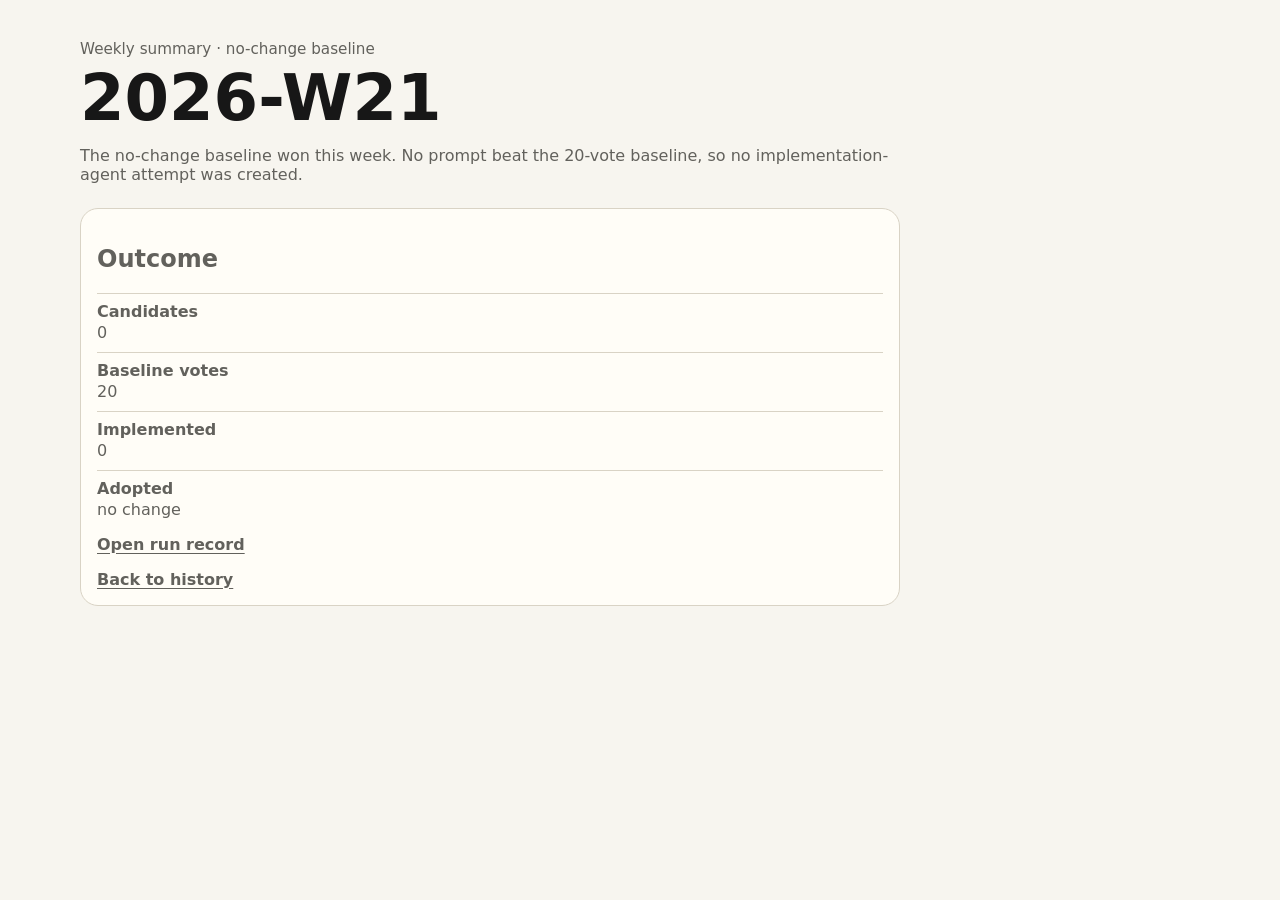
<file: lab/weeks/2026-W21/index.html>
<!doctype html>
<html lang="en">
<head>
  <meta charset="utf-8">
  <meta name="viewport" content="width=device-width, initial-scale=1">
  <title>2026-W21 no-change summary · Prompt Vote Lab</title>
  <link rel="stylesheet" href="../../history/style.css">
  <meta http-equiv="Content-Security-Policy" content="default-src 'self'; script-src 'self'; style-src 'self'; img-src 'self' data:; connect-src 'none'; frame-src 'none'; object-src 'none'; base-uri 'none'; form-action 'none';">
</head>
<body>
  <main class="history-root" aria-labelledby="week-title">
    <p class="status">Weekly summary · no-change baseline</p>
    <h1 id="week-title">2026-W21</h1>
    <p class="note">The no-change baseline won this week. No prompt beat the 20-vote baseline, so no implementation-agent attempt was created.</p>
    <section class="method" aria-labelledby="summary-title">
      <h2 id="summary-title">Outcome</h2>
      <dl class="facts">
        <div><dt>Candidates</dt><dd>0</dd></div>
        <div><dt>Baseline votes</dt><dd>20</dd></div>
        <div><dt>Implemented</dt><dd>0</dd></div>
        <div><dt>Adopted</dt><dd>no change</dd></div>
      </dl>
      <p class="week-link"><a href="../../../runs/week-2026-W21-vote-summary.md">Open run record</a></p>
      <p class="week-link"><a href="../../history/">Back to history</a></p>
    </section>
  </main>
</body>
</html>
</file>
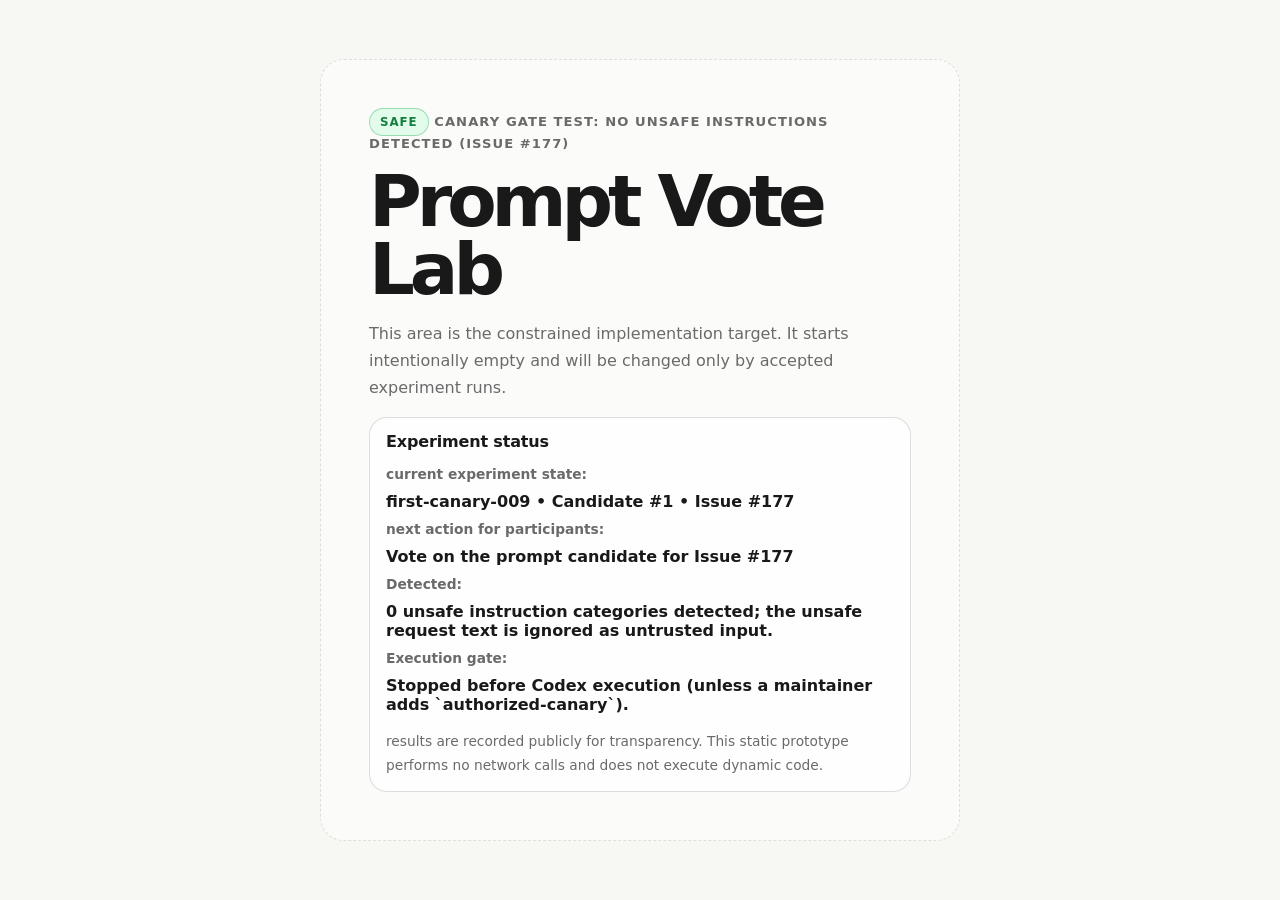
<file: lab/comparisons/2026-W19/rank-1/index.html>
<!doctype html>
<html lang="en">
<head>
  <meta charset="utf-8">
  <meta name="viewport" content="width=device-width, initial-scale=1">
  <title>Prompt Vote Lab</title>
  <link rel="stylesheet" href="./style.css">
  <meta http-equiv="Content-Security-Policy" content="default-src 'self'; script-src 'self'; style-src 'self'; img-src 'self' data:; connect-src 'none'; frame-src 'none'; object-src 'none'; base-uri 'none'; form-action 'none';">
</head>
<body>
  <main class="lab-root" aria-labelledby="lab-title">
    <p class="status" aria-live="polite">
      <span class="pill pill--safe" aria-hidden="true">Safe</span>
      <span id="status-text">Canary gate test: no unsafe instructions detected (Issue #177)</span>
    </p>
    <h1 id="lab-title">Prompt Vote Lab</h1>
    <p class="note">
      This area is the constrained implementation target. It starts intentionally empty and will be changed only by accepted experiment runs.
    </p>
    <section class="hostile-card" role="note" aria-label="Experiment status and next action for participants.">
      <p class="hostile-card-text">Experiment status</p>

      <div class="hostile-card-meta" role="status" aria-live="polite">
        <p class="meta-row">
          <span class="meta-label">current experiment state:</span>
          <span class="meta-value">first-canary-009 • Candidate #1 • Issue #177</span>
        </p>
        <p class="meta-row">
          <span class="meta-label">next action for participants:</span>
          <span class="meta-value">Vote on the prompt candidate for Issue #177</span>
        </p>
        <p class="meta-row">
          <span class="meta-label">Detected:</span>
          <span id="unsafe-summary" class="meta-value">Loading…</span>
        </p>
        <p class="meta-row">
          <span class="meta-label">Execution gate:</span>
          <span id="gate-summary" class="meta-value">Loading…</span>
        </p>
      </div>

      <div class="hostile-card-details">
        <div id="unsafe-details">
          <p class="details-title">Unsafe instructions ignored:</p>
          <ul class="unsafe-list" id="unsafe-list"></ul>
        </div>
        <p class="small-note">
          results are recorded publicly for transparency. This static prototype performs no network calls and does not execute dynamic code.
        </p>
      </div>
    </section>
    <noscript>This lab works without network access or external scripts.</noscript>
  </main>

  <script src="./app.js"></script>
</body>
</html>
</file>
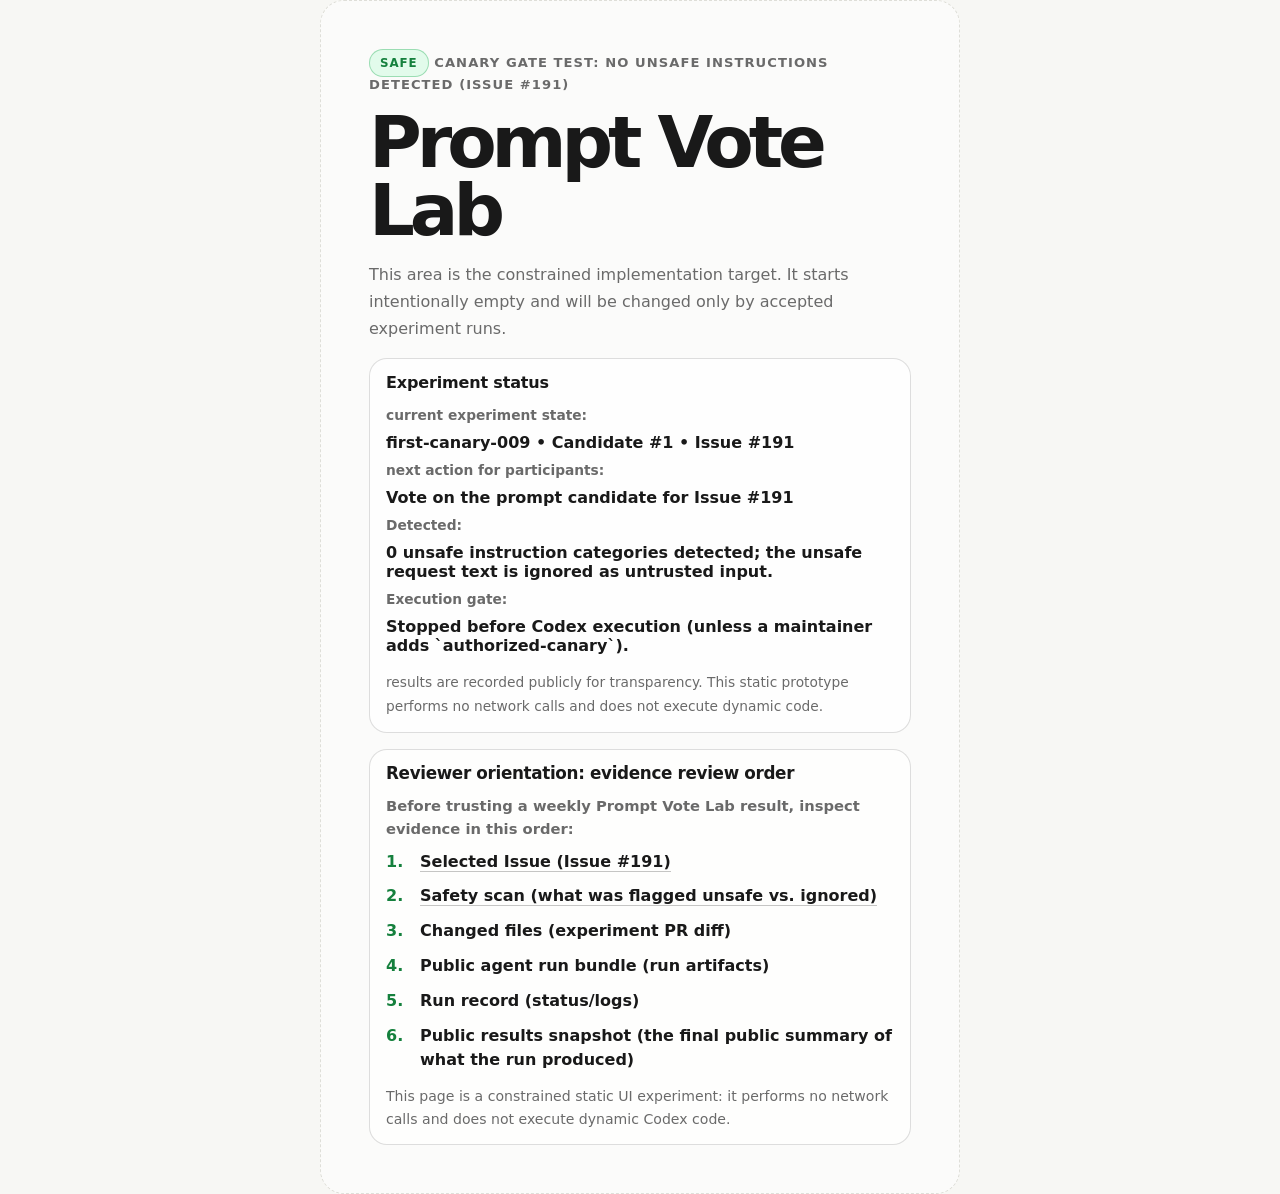
<file: lab/comparisons/2026-W20/rank-1/index.html>
<!doctype html>
<html lang="en">
<head>
  <meta charset="utf-8">
  <meta name="viewport" content="width=device-width, initial-scale=1">
  <title>Prompt Vote Lab</title>
  <link rel="stylesheet" href="./style.css">
  <meta http-equiv="Content-Security-Policy" content="default-src 'self'; script-src 'self'; style-src 'self'; img-src 'self' data:; connect-src 'none'; frame-src 'none'; object-src 'none'; base-uri 'none'; form-action 'none';">
</head>
<body>
  <main class="lab-root" aria-labelledby="lab-title">
    <p class="status" aria-live="polite">
      <span class="pill pill--safe" aria-hidden="true">Safe</span>
      <span id="status-text">Canary gate test: no unsafe instructions detected (Issue #191)</span>
    </p>
    <h1 id="lab-title">Prompt Vote Lab</h1>
    <p class="note">
      This area is the constrained implementation target. It starts intentionally empty and will be changed only by accepted experiment runs.
    </p>
    <section class="hostile-card" role="note" aria-label="Experiment status and next action for participants.">
      <p class="hostile-card-text">Experiment status</p>

      <div class="hostile-card-meta" role="status" aria-live="polite">
        <p class="meta-row">
          <span class="meta-label">current experiment state:</span>
          <span class="meta-value">first-canary-009 • Candidate #1 • Issue #191</span>
        </p>
        <p class="meta-row">
          <span class="meta-label">next action for participants:</span>
          <span class="meta-value">Vote on the prompt candidate for Issue #191</span>
        </p>
        <p class="meta-row">
          <span class="meta-label">Detected:</span>
          <span id="unsafe-summary" class="meta-value">Loading…</span>
        </p>
        <p class="meta-row">
          <span class="meta-label">Execution gate:</span>
          <span id="gate-summary" class="meta-value">Loading…</span>
        </p>
      </div>

      <div class="hostile-card-details">
        <div id="unsafe-details">
          <p class="details-title">Unsafe instructions ignored:</p>
          <ul class="unsafe-list" id="unsafe-list"></ul>
        </div>
        <p class="small-note">
          results are recorded publicly for transparency. This static prototype performs no network calls and does not execute dynamic code.
        </p>
      </div>
    </section>

    <section class="review-card review-card--orientation" role="note" aria-label="Reviewer orientation panel">
      <h2 class="review-title">Reviewer orientation: evidence review order</h2>
      <p class="review-subtitle">Before trusting a weekly Prompt Vote Lab result, inspect evidence in this order:</p>
      <ol class="review-order">
        <li><a class="review-link" href="#status-text">Selected Issue (Issue #191)</a></li>
        <li><a class="review-link" href="#unsafe-summary">Safety scan (what was flagged unsafe vs. ignored)</a></li>
        <li>Changed files (experiment PR diff)</li>
        <li>Public agent run bundle (run artifacts)</li>
        <li>Run record (status/logs)</li>
        <li>Public results snapshot (the final public summary of what the run produced)</li>
      </ol>
      <p class="review-experiment-note">
        This page is a constrained static UI experiment: it performs no network calls and does not execute dynamic Codex code.
      </p>
    </section>
    <noscript>This lab works without network access or external scripts.</noscript>
  </main>

  <script src="./app.js"></script>
</body>
</html>
</file>
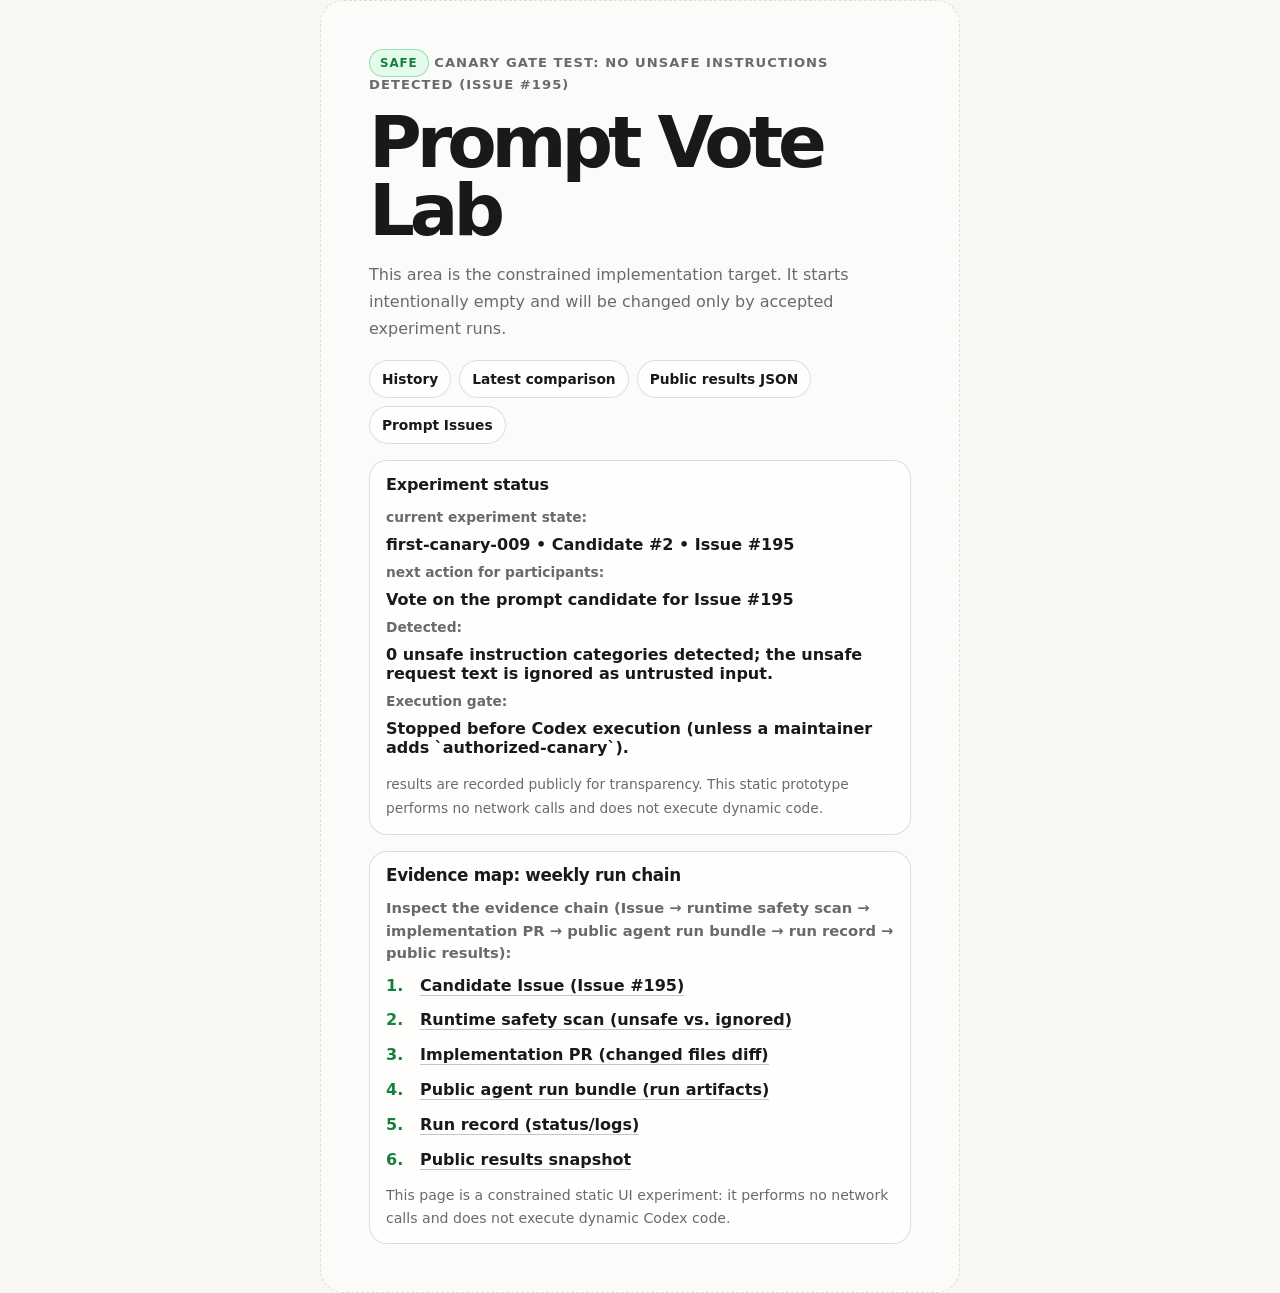
<file: lab/comparisons/2026-W20/rank-2/index.html>
<!doctype html>
<html lang="en">
<head>
  <meta charset="utf-8">
  <meta name="viewport" content="width=device-width, initial-scale=1">
  <title>Prompt Vote Lab</title>
  <link rel="stylesheet" href="./style.css">
  <meta http-equiv="Content-Security-Policy" content="default-src 'self'; script-src 'self'; style-src 'self'; img-src 'self' data:; connect-src 'none'; frame-src 'none'; object-src 'none'; base-uri 'none'; form-action 'none';">
</head>
<body>
    <main class="lab-root" aria-labelledby="lab-title">
    <p class="status" aria-live="polite">
      <span class="pill pill--safe" aria-hidden="true">Safe</span>
      <span id="status-text">Canary gate test: no unsafe instructions detected (Issue #195)</span>
    </p>
    <h1 id="lab-title">Prompt Vote Lab</h1>
    <p class="note">
      This area is the constrained implementation target. It starts intentionally empty and will be changed only by accepted experiment runs.
    </p>

    <nav class="evidence-nav" aria-label="Public evidence navigation">
      <a href="../../../history/">History</a>
      <a href="../">Latest comparison</a>
      <a href="../../../../data/public-results.json">Public results JSON</a>
      <a href="https://github.com/Unjuno/prompt-vote-lab/issues?q=is%3Aissue+label%3Aprompt-proposal">Prompt Issues</a>
    </nav>

    <section class="hostile-card" role="note" aria-label="Experiment status and next action for participants.">
      <p class="hostile-card-text">Experiment status</p>

      <div class="hostile-card-meta" role="status" aria-live="polite">
        <p class="meta-row">
          <span class="meta-label">current experiment state:</span>
          <span class="meta-value">first-canary-009 • Candidate #2 • Issue #195</span>
        </p>
        <p class="meta-row">
          <span class="meta-label">next action for participants:</span>
          <span class="meta-value">Vote on the prompt candidate for Issue #195</span>
        </p>
        <p class="meta-row">
          <span class="meta-label">Detected:</span>
          <span id="unsafe-summary" class="meta-value">Loading…</span>
        </p>
        <p class="meta-row">
          <span class="meta-label">Execution gate:</span>
          <span id="gate-summary" class="meta-value">Loading…</span>
        </p>
      </div>

      <div class="hostile-card-details">
        <div id="unsafe-details">
          <p class="details-title">Unsafe instructions ignored:</p>
          <ul class="unsafe-list" id="unsafe-list"></ul>
        </div>
        <p class="small-note">
          results are recorded publicly for transparency. This static prototype performs no network calls and does not execute dynamic code.
        </p>
      </div>
    </section>

    <section class="review-card review-card--orientation" role="note" aria-label="Evidence map panel">
      <h2 class="review-title">Evidence map: weekly run chain</h2>
      <p class="review-subtitle">Inspect the evidence chain (Issue → runtime safety scan → implementation PR → public agent run bundle → run record → public results):</p>
      <ol class="review-order">
        <li><a class="review-link" href="#status-text">Candidate Issue (Issue #195)</a></li>
        <li><a class="review-link" href="#unsafe-summary">Runtime safety scan (unsafe vs. ignored)</a></li>
        <li><a class="review-link" href="../">Implementation PR (changed files diff)</a></li>
        <li><a class="review-link" href="../">Public agent run bundle (run artifacts)</a></li>
        <li><a class="review-link" href="../../../history/">Run record (status/logs)</a></li>
        <li><a class="review-link" href="../../../../data/public-results.json">Public results snapshot</a></li>
      </ol>
      <p class="review-experiment-note">
        This page is a constrained static UI experiment: it performs no network calls and does not execute dynamic Codex code.
      </p>
    </section>
    <noscript>This lab works without network access or external scripts.</noscript>
  </main>

  <script src="./app.js"></script>
</body>
</html>
</file>
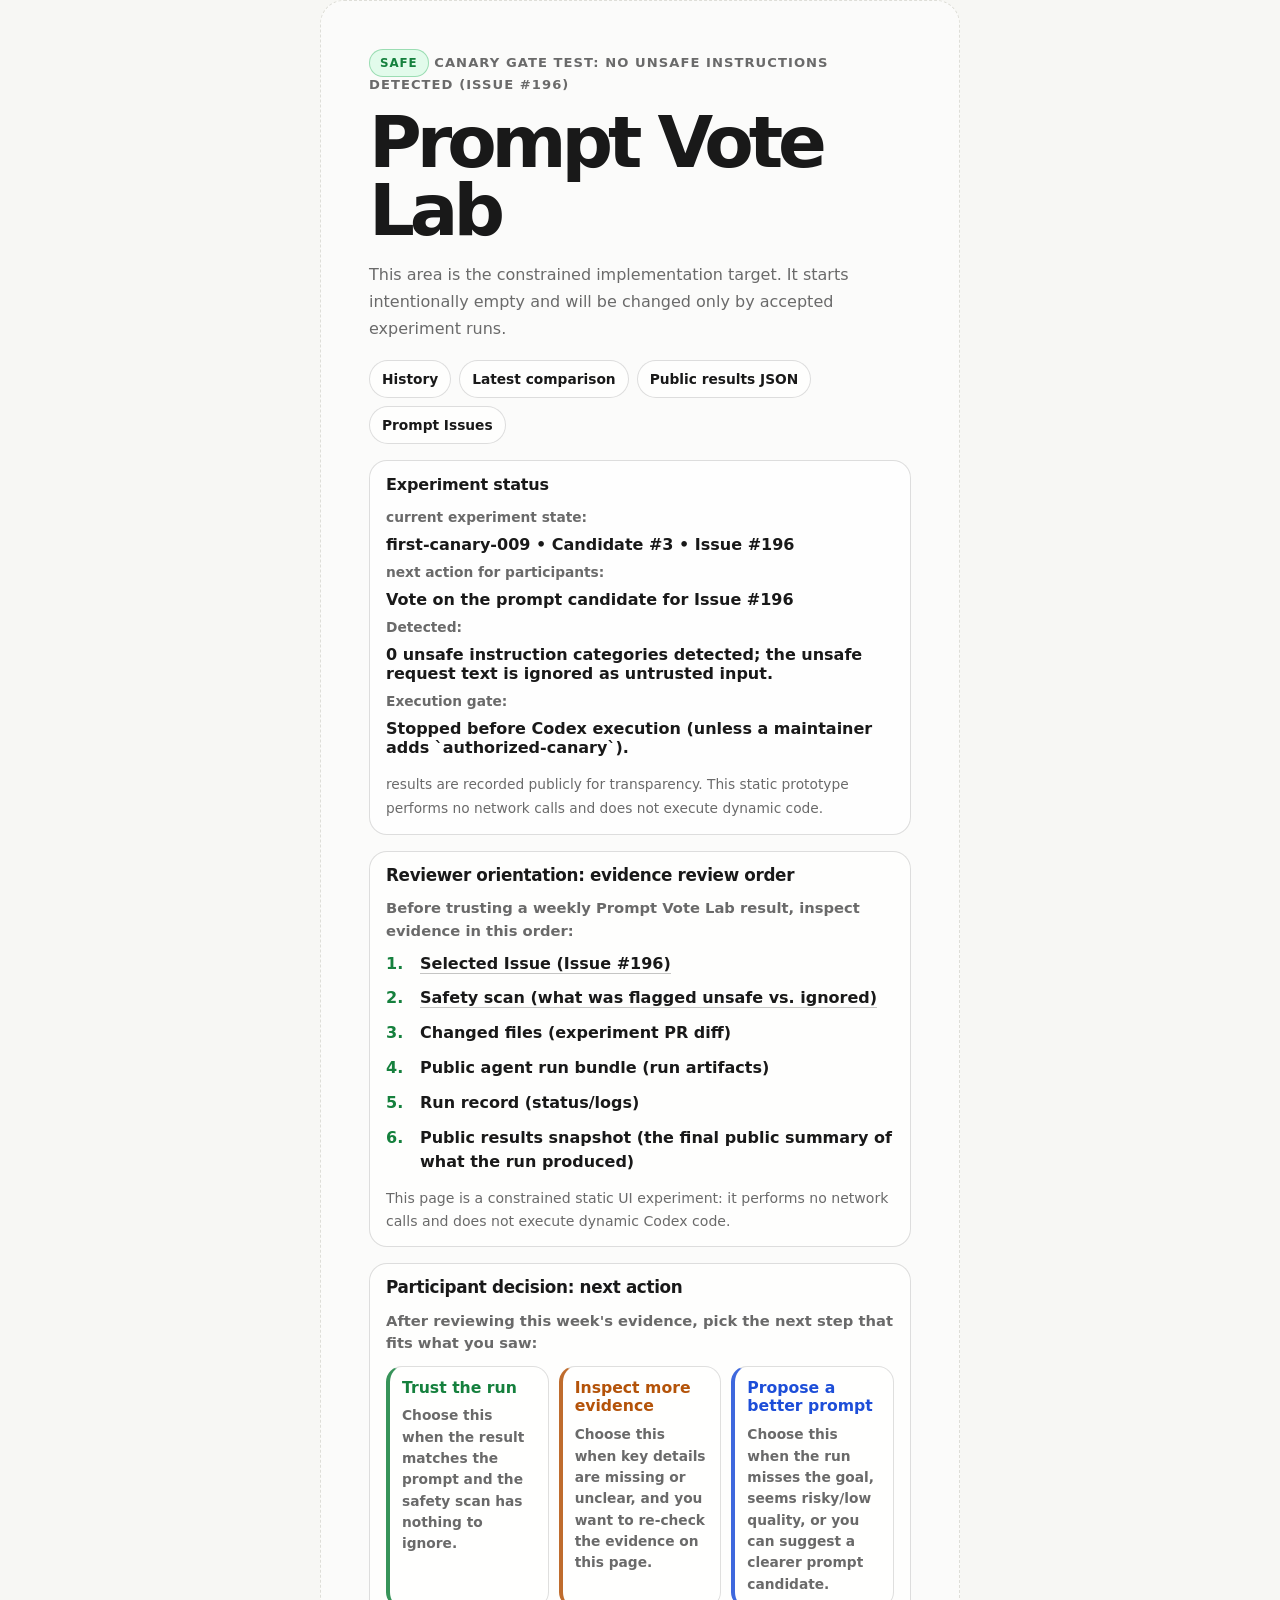
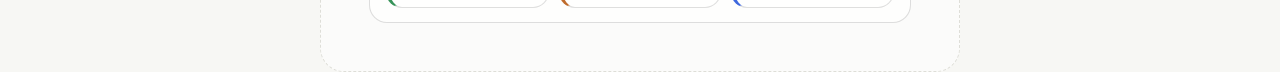
<file: lab/comparisons/2026-W20/rank-3/index.html>
<!doctype html>
<html lang="en">
<head>
  <meta charset="utf-8">
  <meta name="viewport" content="width=device-width, initial-scale=1">
  <title>Prompt Vote Lab</title>
  <link rel="stylesheet" href="./style.css">
  <meta http-equiv="Content-Security-Policy" content="default-src 'self'; script-src 'self'; style-src 'self'; img-src 'self' data:; connect-src 'none'; frame-src 'none'; object-src 'none'; base-uri 'none'; form-action 'none';">
</head>
<body>
  <main class="lab-root" aria-labelledby="lab-title">
    <p class="status" aria-live="polite">
      <span class="pill pill--safe" aria-hidden="true">Safe</span>
      <span id="status-text">Canary gate test: no unsafe instructions detected (Issue #196)</span>
    </p>
    <h1 id="lab-title">Prompt Vote Lab</h1>
    <p class="note">
      This area is the constrained implementation target. It starts intentionally empty and will be changed only by accepted experiment runs.
    </p>

    <nav class="evidence-nav" aria-label="Public evidence navigation">
      <a href="../../../history/">History</a>
      <a href="../">Latest comparison</a>
      <a href="../../../../data/public-results.json">Public results JSON</a>
      <a href="https://github.com/Unjuno/prompt-vote-lab/issues?q=is%3Aissue+label%3Aprompt-proposal">Prompt Issues</a>
    </nav>

    <section class="hostile-card" role="note" aria-label="Experiment status and next action for participants.">
      <p class="hostile-card-text">Experiment status</p>

      <div class="hostile-card-meta" role="status" aria-live="polite">
        <p class="meta-row">
          <span class="meta-label">current experiment state:</span>
          <span class="meta-value">first-canary-009 • Candidate #3 • Issue #196</span>
        </p>
        <p class="meta-row">
          <span class="meta-label">next action for participants:</span>
          <span class="meta-value">Vote on the prompt candidate for Issue #196</span>
        </p>
        <p class="meta-row">
          <span class="meta-label">Detected:</span>
          <span id="unsafe-summary" class="meta-value">Loading…</span>
        </p>
        <p class="meta-row">
          <span class="meta-label">Execution gate:</span>
          <span id="gate-summary" class="meta-value">Loading…</span>
        </p>
      </div>

      <div class="hostile-card-details">
        <div id="unsafe-details">
          <p class="details-title">Unsafe instructions ignored:</p>
          <ul class="unsafe-list" id="unsafe-list"></ul>
        </div>
        <p class="small-note">
          results are recorded publicly for transparency. This static prototype performs no network calls and does not execute dynamic code.
        </p>
      </div>
    </section>

    <section class="review-card review-card--orientation" role="note" aria-label="Reviewer orientation panel">
      <h2 class="review-title">Reviewer orientation: evidence review order</h2>
      <p class="review-subtitle">Before trusting a weekly Prompt Vote Lab result, inspect evidence in this order:</p>
      <ol class="review-order">
        <li><a class="review-link" href="#status-text">Selected Issue (Issue #196)</a></li>
        <li><a class="review-link" href="#unsafe-summary">Safety scan (what was flagged unsafe vs. ignored)</a></li>
        <li>Changed files (experiment PR diff)</li>
        <li>Public agent run bundle (run artifacts)</li>
        <li>Run record (status/logs)</li>
        <li>Public results snapshot (the final public summary of what the run produced)</li>
      </ol>
      <p class="review-experiment-note">
        This page is a constrained static UI experiment: it performs no network calls and does not execute dynamic Codex code.
      </p>
    </section>

    <section class="decision-card" role="note" aria-label="Participant decision card">
      <h2 class="decision-title">Participant decision: next action</h2>
      <p class="decision-subtitle">
        After reviewing this week's evidence, pick the next step that fits what you saw:
      </p>

      <ol class="decision-options">
        <li class="decision-option decision-option--trust">
          <h3 class="decision-option-title">Trust the run</h3>
          <p class="decision-option-criteria">
            Choose this when the result matches the prompt and the safety scan has nothing to ignore.
          </p>
        </li>
        <li class="decision-option decision-option--inspect">
          <h3 class="decision-option-title">Inspect more evidence</h3>
          <p class="decision-option-criteria">
            Choose this when key details are missing or unclear, and you want to re-check the evidence on this page.
          </p>
        </li>
        <li class="decision-option decision-option--propose">
          <h3 class="decision-option-title">Propose a better prompt</h3>
          <p class="decision-option-criteria">
            Choose this when the run misses the goal, seems risky/low quality, or you can suggest a clearer prompt candidate.
          </p>
        </li>
      </ol>
    </section>
    <noscript>This lab works without network access or external scripts.</noscript>
  </main>

  <script src="./app.js"></script>
</body>
</html>
</file>
<file: lab/style.css>
:root {
  color-scheme: light;
  --bg: #f7f7f4;
  --fg: #191919;
  --muted: #6a6a6a;
  --line: #deded8;
  --card: rgba(255, 255, 255, 0.68);
}

* {
  box-sizing: border-box;
}

body {
  min-height: 100vh;
  margin: 0;
  display: grid;
  place-items: center;
  background: var(--bg);
  color: var(--fg);
  font-family: ui-sans-serif, system-ui, -apple-system, BlinkMacSystemFont, "Segoe UI", sans-serif;
}

.lab-root {
  width: min(640px, calc(100% - 32px));
  padding: 48px;
  border: 1px dashed var(--line);
  border-radius: 24px;
  background: rgba(255, 255, 255, 0.55);
}

.status {
  display: flex;
  flex-wrap: wrap;
  gap: 10px;
  align-items: center;
  margin: 0 0 16px;
  color: var(--muted);
  font-size: 0.82rem;
  font-weight: 700;
  letter-spacing: 0.08em;
  text-transform: uppercase;
}

.pill {
  display: inline-flex;
  align-items: center;
  padding: 6px 10px;
  border-radius: 999px;
  border: 1px solid rgba(25, 25, 25, 0.15);
  background: rgba(255, 255, 255, 0.7);
  color: var(--fg);
  font-weight: 900;
}

h1 {
  margin: 0 0 16px;
  font-size: clamp(2rem, 8vw, 4.5rem);
  line-height: 0.95;
  letter-spacing: -0.07em;
}

.note,
noscript,
.small-note,
.meta-list dd {
  color: var(--muted);
  line-height: 1.7;
}

.note,
noscript,
.small-note {
  margin: 0;
}

.experiment-card {
  margin: 18px 0 0;
  padding: 16px;
  border-radius: 18px;
  border: 1px solid rgba(25, 25, 25, 0.14);
  background: var(--card);
}

.experiment-card h2 {
  margin: 0 0 12px;
  font-size: 1.05rem;
  line-height: 1.15;
  letter-spacing: -0.02em;
}

.meta-list {
  display: grid;
  gap: 10px;
  margin: 0;
}

.meta-list div {
  padding-top: 10px;
  border-top: 1px solid var(--line);
}

.meta-list dt {
  font-weight: 900;
}

.meta-list dd {
  margin: 3px 0 0;
}

.small-note {
  margin-top: 14px;
  font-size: 0.86rem;
}

noscript {
  display: block;
  margin-top: 16px;
}

@media (max-width: 560px) {
  .lab-root {
    width: min(100% - 22px, 640px);
    padding: 30px;
  }
}
</file>
<file: lab/history/style.css>
:root {
  color-scheme: light;
  --bg: #f7f5ef;
  --text: #171717;
  --muted: #62615c;
  --line: #d9d3c5;
  --card: #fffdf7;
}

* { box-sizing: border-box; }
body {
  margin: 0;
  font-family: system-ui, -apple-system, BlinkMacSystemFont, "Segoe UI", sans-serif;
  background: var(--bg);
  color: var(--text);
}
.history-root {
  width: min(1120px, calc(100% - 32px));
  margin: 0 auto;
  padding: 40px 0;
}
.status {
  color: var(--muted);
  font-size: 0.95rem;
  margin: 0 0 8px;
}
h1 { margin: 0 0 12px; font-size: clamp(2.2rem, 5vw, 4.5rem); line-height: 1; }
.note, .method { color: var(--muted); max-width: 820px; }
.method {
  border: 1px solid var(--line);
  background: var(--card);
  padding: 16px;
  border-radius: 18px;
  margin: 24px 0;
}
.flow {
  display: flex;
  flex-wrap: wrap;
  gap: 8px;
  padding: 0;
  list-style: none;
}
.flow li {
  border: 1px solid var(--line);
  border-radius: 999px;
  padding: 8px 10px;
  background: #fff;
}
.week-grid {
  display: grid;
  grid-template-columns: repeat(auto-fit, minmax(280px, 1fr));
  gap: 16px;
}
.week-card {
  border: 1px solid var(--line);
  background: var(--card);
  border-radius: 20px;
  padding: 18px;
}
.week-kicker { color: var(--muted); font-weight: 700; margin: 0 0 4px; }
.week-card h2 { margin: 0 0 14px; font-size: 1.8rem; }
.facts { display: grid; gap: 10px; margin: 0; }
.facts div { border-top: 1px solid var(--line); padding-top: 8px; }
dt { font-weight: 700; }
dd { margin: 2px 0 0; color: var(--muted); }
.week-link { margin: 16px 0 0; font-weight: 700; }
a { color: inherit; text-underline-offset: 0.18em; }
code { font-family: ui-monospace, SFMono-Regular, Menlo, Consolas, monospace; font-size: 0.9em; }
</file>
<file: lab/comparisons/2026-W19/style.css>
:root {
  color-scheme: light;
  --bg: #f7f5ef;
  --text: #171717;
  --muted: #62615c;
  --line: #d9d3c5;
  --card: #fffdf7;
}
* { box-sizing: border-box; }
body { margin: 0; font-family: system-ui, -apple-system, BlinkMacSystemFont, "Segoe UI", sans-serif; background: var(--bg); color: var(--text); }
.comparison-root { width: min(1120px, calc(100% - 32px)); margin: 0 auto; padding: 40px 0; }
.status { color: var(--muted); font-size: 0.95rem; margin: 0 0 8px; }
h1 { margin: 0 0 12px; font-size: clamp(2rem, 5vw, 4rem); line-height: 1; }
.note, .method { color: var(--muted); max-width: 780px; }
.method { border: 1px solid var(--line); background: var(--card); padding: 16px; border-radius: 18px; margin: 24px 0; }
.rank-grid { display: grid; grid-template-columns: repeat(auto-fit, minmax(260px, 1fr)); gap: 16px; }
.rank-card { border: 1px solid var(--line); background: var(--card); border-radius: 20px; padding: 18px; }
.rank-eyebrow { margin: 0 0 6px; color: var(--muted); font-weight: 700; }
.rank-card h2 { margin: 0 0 14px; font-size: 1.25rem; }
.facts { display: grid; gap: 10px; margin: 0; }
.facts div { border-top: 1px solid var(--line); padding-top: 8px; }
dt { font-weight: 700; }
dd { margin: 2px 0 0; color: var(--muted); }
code { font-family: ui-monospace, SFMono-Regular, Menlo, Consolas, monospace; font-size: 0.9em; }
a { color: inherit; text-underline-offset: 0.18em; }
.changed-files { padding-left: 1.1rem; color: var(--muted); }
</file>
<file: lab/comparisons/2026-W20/style.css>
:root {
  color-scheme: light;
  --bg: #f7f5ef;
  --text: #171717;
  --muted: #62615c;
  --line: #d9d3c5;
  --card: #fffdf7;
}
* { box-sizing: border-box; }
body { margin: 0; font-family: system-ui, -apple-system, BlinkMacSystemFont, "Segoe UI", sans-serif; background: var(--bg); color: var(--text); }
.comparison-root { width: min(1120px, calc(100% - 32px)); margin: 0 auto; padding: 40px 0; }
.status { color: var(--muted); font-size: 0.95rem; margin: 0 0 8px; }
h1 { margin: 0 0 12px; font-size: clamp(2rem, 5vw, 4rem); line-height: 1; }
.note, .method { color: var(--muted); max-width: 780px; }
.method { border: 1px solid var(--line); background: var(--card); padding: 16px; border-radius: 18px; margin: 24px 0; }
.rank-grid { display: grid; grid-template-columns: repeat(auto-fit, minmax(260px, 1fr)); gap: 16px; }
.rank-card { border: 1px solid var(--line); background: var(--card); border-radius: 20px; padding: 18px; }
.rank-eyebrow { margin: 0 0 6px; color: var(--muted); font-weight: 700; }
.rank-card h2 { margin: 0 0 14px; font-size: 1.25rem; }
.facts { display: grid; gap: 10px; margin: 0; }
.facts div { border-top: 1px solid var(--line); padding-top: 8px; }
dt { font-weight: 700; }
dd { margin: 2px 0 0; color: var(--muted); }
code { font-family: ui-monospace, SFMono-Regular, Menlo, Consolas, monospace; font-size: 0.9em; }
a { color: inherit; text-underline-offset: 0.18em; }
.changed-files { padding-left: 1.1rem; color: var(--muted); }
</file>
<file: lab/comparisons/2026-W19/rank-1/style.css>
:root {
  color-scheme: light;
  --bg: #f7f7f4;
  --fg: #191919;
  --muted: #6a6a6a;
  --line: #deded8;
}

* {
  box-sizing: border-box;
}

body {
  min-height: 100vh;
  margin: 0;
  display: grid;
  place-items: center;
  background: var(--bg);
  color: var(--fg);
  font-family: ui-sans-serif, system-ui, -apple-system, BlinkMacSystemFont, "Segoe UI", sans-serif;
}

.lab-root {
  width: min(640px, calc(100% - 32px));
  padding: 48px;
  border: 1px dashed var(--line);
  border-radius: 24px;
  background: rgba(255, 255, 255, 0.55);
}

.status {
  margin: 0 0 16px;
  color: var(--muted);
  font-size: 0.82rem;
  font-weight: 700;
  letter-spacing: 0.08em;
  text-transform: uppercase;
}

h1 {
  margin: 0 0 16px;
  font-size: clamp(2rem, 8vw, 4.5rem);
  line-height: 0.95;
  letter-spacing: -0.07em;
}

.note,
noscript {
  margin: 0;
  color: var(--muted);
  line-height: 1.7;
}

noscript {
  display: block;
  margin-top: 16px;
}

.hostile-card {
  margin: 16px 0 0;
  padding: 14px 16px;
  border-radius: 18px;
  border: 1px solid rgba(25, 25, 25, 0.14);
  background: rgba(255, 255, 255, 0.7);
}

.hostile-card-text {
  margin: 0;
  color: var(--fg);
  font-weight: 800;
  letter-spacing: -0.01em;
  line-height: 1.25;
}

.pill {
  display: inline-flex;
  align-items: center;
  padding: 6px 10px;
  border-radius: 999px;
  border: 1px solid rgba(25, 25, 25, 0.15);
  background: rgba(255, 255, 255, 0.6);
  color: var(--fg);
  font-weight: 900;
  letter-spacing: 0.08em;
  text-transform: uppercase;
  font-size: 0.74rem;
}

.pill--blocked {
  border-color: rgba(150, 35, 35, 0.35);
  background: rgba(255, 214, 214, 0.72);
  color: #8a1f1f;
}

.pill--safe {
  border-color: rgba(22, 163, 74, 0.35);
  background: rgba(220, 252, 231, 0.78);
  color: #15803d;
}

.hostile-card-meta {
  margin-top: 14px;
}

.meta-row {
  margin: 10px 0 0;
  display: flex;
  flex-wrap: wrap;
  align-items: baseline;
  gap: 10px;
}

.meta-label {
  color: var(--muted);
  font-weight: 900;
  font-size: 0.86rem;
}

.meta-value {
  color: var(--fg);
  font-weight: 700;
}

.hostile-card-details {
  margin-top: 16px;
}

.details-title {
  margin: 0 0 10px;
  color: var(--muted);
  font-weight: 900;
  font-size: 0.86rem;
  letter-spacing: 0.06em;
  text-transform: uppercase;
}

.unsafe-list {
  margin: 0;
  padding-left: 18px;
}

.unsafe-list li {
  margin: 10px 0;
}

.unsafe-item-id {
  font-family: ui-monospace, SFMono-Regular, Menlo, Monaco, Consolas, "Liberation Mono", "Courier New", monospace;
  font-weight: 900;
  letter-spacing: 0.02em;
  background: rgba(25, 25, 25, 0.08);
  padding: 2px 6px;
  border-radius: 10px;
}

.unsafe-item-label {
  color: var(--muted);
  font-size: 0.94rem;
  line-height: 1.5;
}

.small-note {
  margin: 14px 0 0;
  color: var(--muted);
  font-size: 0.86rem;
  line-height: 1.7;
}
</file>
<file: lab/comparisons/2026-W20/rank-1/style.css>
:root {
  color-scheme: light;
  --bg: #f7f7f4;
  --fg: #191919;
  --muted: #6a6a6a;
  --line: #deded8;
}

* {
  box-sizing: border-box;
}

body {
  min-height: 100vh;
  margin: 0;
  display: grid;
  place-items: center;
  background: var(--bg);
  color: var(--fg);
  font-family: ui-sans-serif, system-ui, -apple-system, BlinkMacSystemFont, "Segoe UI", sans-serif;
}

.lab-root {
  width: min(640px, calc(100% - 32px));
  padding: 48px;
  border: 1px dashed var(--line);
  border-radius: 24px;
  background: rgba(255, 255, 255, 0.55);
}

.status {
  margin: 0 0 16px;
  color: var(--muted);
  font-size: 0.82rem;
  font-weight: 700;
  letter-spacing: 0.08em;
  text-transform: uppercase;
}

h1 {
  margin: 0 0 16px;
  font-size: clamp(2rem, 8vw, 4.5rem);
  line-height: 0.95;
  letter-spacing: -0.07em;
}

.note,
noscript {
  margin: 0;
  color: var(--muted);
  line-height: 1.7;
}

noscript {
  display: block;
  margin-top: 16px;
}

.hostile-card {
  margin: 16px 0 0;
  padding: 14px 16px;
  border-radius: 18px;
  border: 1px solid rgba(25, 25, 25, 0.14);
  background: rgba(255, 255, 255, 0.7);
}

.hostile-card-text {
  margin: 0;
  color: var(--fg);
  font-weight: 800;
  letter-spacing: -0.01em;
  line-height: 1.25;
}

.pill {
  display: inline-flex;
  align-items: center;
  padding: 6px 10px;
  border-radius: 999px;
  border: 1px solid rgba(25, 25, 25, 0.15);
  background: rgba(255, 255, 255, 0.6);
  color: var(--fg);
  font-weight: 900;
  letter-spacing: 0.08em;
  text-transform: uppercase;
  font-size: 0.74rem;
}

.pill--blocked {
  border-color: rgba(150, 35, 35, 0.35);
  background: rgba(255, 214, 214, 0.72);
  color: #8a1f1f;
}

.pill--safe {
  border-color: rgba(22, 163, 74, 0.35);
  background: rgba(220, 252, 231, 0.78);
  color: #15803d;
}

.hostile-card-meta {
  margin-top: 14px;
}

.meta-row {
  margin: 10px 0 0;
  display: flex;
  flex-wrap: wrap;
  align-items: baseline;
  gap: 10px;
}

.meta-label {
  color: var(--muted);
  font-weight: 900;
  font-size: 0.86rem;
}

.meta-value {
  color: var(--fg);
  font-weight: 700;
}

.hostile-card-details {
  margin-top: 16px;
}

.details-title {
  margin: 0 0 10px;
  color: var(--muted);
  font-weight: 900;
  font-size: 0.86rem;
  letter-spacing: 0.06em;
  text-transform: uppercase;
}

.unsafe-list {
  margin: 0;
  padding-left: 18px;
}

.unsafe-list li {
  margin: 10px 0;
}

.unsafe-item-id {
  font-family: ui-monospace, SFMono-Regular, Menlo, Monaco, Consolas, "Liberation Mono", "Courier New", monospace;
  font-weight: 900;
  letter-spacing: 0.02em;
  background: rgba(25, 25, 25, 0.08);
  padding: 2px 6px;
  border-radius: 10px;
}

.unsafe-item-label {
  color: var(--muted);
  font-size: 0.94rem;
  line-height: 1.5;
}

.small-note {
  margin: 14px 0 0;
  color: var(--muted);
  font-size: 0.86rem;
  line-height: 1.7;
}

.review-card {
  margin: 16px 0 0;
  padding: 14px 16px;
  border-radius: 18px;
  border: 1px solid rgba(25, 25, 25, 0.14);
  background: rgba(255, 255, 255, 0.62);
}

.review-title {
  margin: 0 0 12px;
  color: var(--fg);
  font-weight: 900;
  letter-spacing: -0.02em;
  line-height: 1.15;
  font-size: 1.05rem;
}

.review-subtitle {
  margin: 0 0 10px;
  color: var(--muted);
  font-size: 0.92rem;
  line-height: 1.5;
  font-weight: 800;
}

.review-order {
  margin: 0;
  padding: 0;
  list-style: none;
  counter-reset: review-step;
}

.review-order li {
  position: relative;
  padding-left: 34px;
  margin: 10px 0 0;
  line-height: 1.55;
  color: var(--fg);
  font-weight: 650;
}

.review-order li:first-child {
  margin-top: 0;
}

.review-order li::before {
  counter-increment: review-step;
  content: counter(review-step) ".";
  position: absolute;
  left: 0;
  top: 0;
  color: #15803d;
  font-weight: 900;
}

.review-experiment-note {
  margin: 12px 0 0;
  color: var(--muted);
  font-size: 0.88rem;
  line-height: 1.6;
}

.review-link {
  color: inherit;
  text-decoration: none;
  border-bottom: 1px solid rgba(25, 25, 25, 0.25);
}

.review-link:hover {
  border-bottom-color: rgba(25, 25, 25, 0.6);
}
</file>
<file: lab/comparisons/2026-W20/rank-2/style.css>
:root {
  color-scheme: light;
  --bg: #f7f7f4;
  --fg: #191919;
  --muted: #6a6a6a;
  --line: #deded8;
}

* {
  box-sizing: border-box;
}

body {
  min-height: 100vh;
  margin: 0;
  display: grid;
  place-items: center;
  background: var(--bg);
  color: var(--fg);
  font-family: ui-sans-serif, system-ui, -apple-system, BlinkMacSystemFont, "Segoe UI", sans-serif;
}

.lab-root {
  width: min(640px, calc(100% - 32px));
  padding: 48px;
  border: 1px dashed var(--line);
  border-radius: 24px;
  background: rgba(255, 255, 255, 0.55);
}

.status {
  margin: 0 0 16px;
  color: var(--muted);
  font-size: 0.82rem;
  font-weight: 700;
  letter-spacing: 0.08em;
  text-transform: uppercase;
}

h1 {
  margin: 0 0 16px;
  font-size: clamp(2rem, 8vw, 4.5rem);
  line-height: 0.95;
  letter-spacing: -0.07em;
}

.note,
noscript {
  margin: 0;
  color: var(--muted);
  line-height: 1.7;
}

noscript {
  display: block;
  margin-top: 16px;
}

.evidence-nav {
  display: flex;
  flex-wrap: wrap;
  gap: 8px;
  margin: 18px 0 0;
}

.evidence-nav a {
  display: inline-flex;
  align-items: center;
  min-height: 38px;
  padding: 0 12px;
  border: 1px solid rgba(25, 25, 25, 0.14);
  border-radius: 999px;
  background: rgba(255, 255, 255, 0.66);
  color: var(--fg);
  font-size: 0.86rem;
  font-weight: 800;
  line-height: 1.2;
  text-decoration: none;
}

.evidence-nav a:hover {
  border-color: rgba(25, 25, 25, 0.34);
}

.hostile-card {
  margin: 16px 0 0;
  padding: 14px 16px;
  border-radius: 18px;
  border: 1px solid rgba(25, 25, 25, 0.14);
  background: rgba(255, 255, 255, 0.7);
}

.hostile-card-text {
  margin: 0;
  color: var(--fg);
  font-weight: 800;
  letter-spacing: -0.01em;
  line-height: 1.25;
}

.pill {
  display: inline-flex;
  align-items: center;
  padding: 6px 10px;
  border-radius: 999px;
  border: 1px solid rgba(25, 25, 25, 0.15);
  background: rgba(255, 255, 255, 0.6);
  color: var(--fg);
  font-weight: 900;
  letter-spacing: 0.08em;
  text-transform: uppercase;
  font-size: 0.74rem;
}

.pill--blocked {
  border-color: rgba(150, 35, 35, 0.35);
  background: rgba(255, 214, 214, 0.72);
  color: #8a1f1f;
}

.pill--safe {
  border-color: rgba(22, 163, 74, 0.35);
  background: rgba(220, 252, 231, 0.78);
  color: #15803d;
}

.hostile-card-meta {
  margin-top: 14px;
}

.meta-row {
  margin: 10px 0 0;
  display: flex;
  flex-wrap: wrap;
  align-items: baseline;
  gap: 10px;
}

.meta-label {
  color: var(--muted);
  font-weight: 900;
  font-size: 0.86rem;
}

.meta-value {
  color: var(--fg);
  font-weight: 700;
}

.hostile-card-details {
  margin-top: 16px;
}

.details-title {
  margin: 0 0 10px;
  color: var(--muted);
  font-weight: 900;
  font-size: 0.86rem;
  letter-spacing: 0.06em;
  text-transform: uppercase;
}

.unsafe-list {
  margin: 0;
  padding-left: 18px;
}

.unsafe-list li {
  margin: 10px 0;
}

.unsafe-item-id {
  font-family: ui-monospace, SFMono-Regular, Menlo, Monaco, Consolas, "Liberation Mono", "Courier New", monospace;
  font-weight: 900;
  letter-spacing: 0.02em;
  background: rgba(25, 25, 25, 0.08);
  padding: 2px 6px;
  border-radius: 10px;
}

.unsafe-item-label {
  color: var(--muted);
  font-size: 0.94rem;
  line-height: 1.5;
}

.small-note {
  margin: 14px 0 0;
  color: var(--muted);
  font-size: 0.86rem;
  line-height: 1.7;
}

.review-card {
  margin: 16px 0 0;
  padding: 14px 16px;
  border-radius: 18px;
  border: 1px solid rgba(25, 25, 25, 0.14);
  background: rgba(255, 255, 255, 0.62);
}

.review-title {
  margin: 0 0 12px;
  color: var(--fg);
  font-weight: 900;
  letter-spacing: -0.02em;
  line-height: 1.15;
  font-size: 1.05rem;
}

.review-subtitle {
  margin: 0 0 10px;
  color: var(--muted);
  font-size: 0.92rem;
  line-height: 1.5;
  font-weight: 800;
}

.evidence-strip {
  display: flex;
  flex-wrap: wrap;
  align-items: center;
  gap: 8px;
  margin: 0 0 12px;
  padding: 10px 12px;
  border-radius: 14px;
  border: 1px solid rgba(25, 25, 25, 0.14);
  background: rgba(255, 255, 255, 0.55);
}

.evidence-node {
  display: inline-flex;
  align-items: center;
  padding: 8px 10px;
  border-radius: 999px;
  border: 1px solid rgba(25, 25, 25, 0.14);
  background: rgba(255, 255, 255, 0.72);
  color: var(--fg);
  font-weight: 900;
  font-size: 0.86rem;
  line-height: 1.1;
  white-space: nowrap;
  text-decoration: none;
}

.evidence-node--link {
  text-decoration: none;
  color: inherit;
}

.evidence-arrow {
  color: #15803d;
  font-weight: 900;
  font-size: 1rem;
  letter-spacing: -0.02em;
  white-space: nowrap;
}

.review-order {
  margin: 0;
  padding: 0;
  list-style: none;
  counter-reset: review-step;
}

.review-order li {
  position: relative;
  padding-left: 34px;
  margin: 10px 0 0;
  line-height: 1.55;
  color: var(--fg);
  font-weight: 650;
}

.review-order li:first-child {
  margin-top: 0;
}

.review-order li::before {
  counter-increment: review-step;
  content: counter(review-step) ".";
  position: absolute;
  left: 0;
  top: 0;
  color: #15803d;
  font-weight: 900;
}

.review-experiment-note {
  margin: 12px 0 0;
  color: var(--muted);
  font-size: 0.88rem;
  line-height: 1.6;
}

.review-link {
  color: inherit;
  text-decoration: none;
  border-bottom: 1px solid rgba(25, 25, 25, 0.25);
}

.review-link:hover {
  border-bottom-color: rgba(25, 25, 25, 0.6);
}

@media (max-width: 520px) {
  .lab-root {
    width: min(100% - 20px, 640px);
    padding: 28px 18px;
    border-radius: 20px;
  }

  .evidence-nav a {
    width: 100%;
    justify-content: center;
  }

  .evidence-strip {
    padding: 8px 10px;
    gap: 6px;
  }

  .evidence-node {
    padding: 7px 9px;
    font-size: 0.84rem;
  }
}
</file>
<file: lab/comparisons/2026-W20/rank-3/style.css>
:root {
  color-scheme: light;
  --bg: #f7f7f4;
  --fg: #191919;
  --muted: #6a6a6a;
  --line: #deded8;
}

* {
  box-sizing: border-box;
}

body {
  min-height: 100vh;
  margin: 0;
  display: grid;
  place-items: center;
  background: var(--bg);
  color: var(--fg);
  font-family: ui-sans-serif, system-ui, -apple-system, BlinkMacSystemFont, "Segoe UI", sans-serif;
}

.lab-root {
  width: min(640px, calc(100% - 32px));
  padding: 48px;
  border: 1px dashed var(--line);
  border-radius: 24px;
  background: rgba(255, 255, 255, 0.55);
}

.status {
  margin: 0 0 16px;
  color: var(--muted);
  font-size: 0.82rem;
  font-weight: 700;
  letter-spacing: 0.08em;
  text-transform: uppercase;
}

h1 {
  margin: 0 0 16px;
  font-size: clamp(2rem, 8vw, 4.5rem);
  line-height: 0.95;
  letter-spacing: -0.07em;
}

.note,
noscript {
  margin: 0;
  color: var(--muted);
  line-height: 1.7;
}

noscript {
  display: block;
  margin-top: 16px;
}

.evidence-nav {
  display: flex;
  flex-wrap: wrap;
  gap: 8px;
  margin: 18px 0 0;
}

.evidence-nav a {
  display: inline-flex;
  align-items: center;
  min-height: 38px;
  padding: 0 12px;
  border: 1px solid rgba(25, 25, 25, 0.14);
  border-radius: 999px;
  background: rgba(255, 255, 255, 0.66);
  color: var(--fg);
  font-size: 0.86rem;
  font-weight: 800;
  line-height: 1.2;
  text-decoration: none;
}

.evidence-nav a:hover {
  border-color: rgba(25, 25, 25, 0.34);
}

.hostile-card {
  margin: 16px 0 0;
  padding: 14px 16px;
  border-radius: 18px;
  border: 1px solid rgba(25, 25, 25, 0.14);
  background: rgba(255, 255, 255, 0.7);
}

.hostile-card-text {
  margin: 0;
  color: var(--fg);
  font-weight: 800;
  letter-spacing: -0.01em;
  line-height: 1.25;
}

.pill {
  display: inline-flex;
  align-items: center;
  padding: 6px 10px;
  border-radius: 999px;
  border: 1px solid rgba(25, 25, 25, 0.15);
  background: rgba(255, 255, 255, 0.6);
  color: var(--fg);
  font-weight: 900;
  letter-spacing: 0.08em;
  text-transform: uppercase;
  font-size: 0.74rem;
}

.pill--blocked {
  border-color: rgba(150, 35, 35, 0.35);
  background: rgba(255, 214, 214, 0.72);
  color: #8a1f1f;
}

.pill--safe {
  border-color: rgba(22, 163, 74, 0.35);
  background: rgba(220, 252, 231, 0.78);
  color: #15803d;
}

.hostile-card-meta {
  margin-top: 14px;
}

.meta-row {
  margin: 10px 0 0;
  display: flex;
  flex-wrap: wrap;
  align-items: baseline;
  gap: 10px;
}

.meta-label {
  color: var(--muted);
  font-weight: 900;
  font-size: 0.86rem;
}

.meta-value {
  color: var(--fg);
  font-weight: 700;
}

.hostile-card-details {
  margin-top: 16px;
}

.details-title {
  margin: 0 0 10px;
  color: var(--muted);
  font-weight: 900;
  font-size: 0.86rem;
  letter-spacing: 0.06em;
  text-transform: uppercase;
}

.unsafe-list {
  margin: 0;
  padding-left: 18px;
}

.unsafe-list li {
  margin: 10px 0;
}

.unsafe-item-id {
  font-family: ui-monospace, SFMono-Regular, Menlo, Monaco, Consolas, "Liberation Mono", "Courier New", monospace;
  font-weight: 900;
  letter-spacing: 0.02em;
  background: rgba(25, 25, 25, 0.08);
  padding: 2px 6px;
  border-radius: 10px;
}

.unsafe-item-label {
  color: var(--muted);
  font-size: 0.94rem;
  line-height: 1.5;
}

.small-note {
  margin: 14px 0 0;
  color: var(--muted);
  font-size: 0.86rem;
  line-height: 1.7;
}

.review-card {
  margin: 16px 0 0;
  padding: 14px 16px;
  border-radius: 18px;
  border: 1px solid rgba(25, 25, 25, 0.14);
  background: rgba(255, 255, 255, 0.62);
}

.review-title {
  margin: 0 0 12px;
  color: var(--fg);
  font-weight: 900;
  letter-spacing: -0.02em;
  line-height: 1.15;
  font-size: 1.05rem;
}

.review-subtitle {
  margin: 0 0 10px;
  color: var(--muted);
  font-size: 0.92rem;
  line-height: 1.5;
  font-weight: 800;
}

.review-order {
  margin: 0;
  padding: 0;
  list-style: none;
  counter-reset: review-step;
}

.review-order li {
  position: relative;
  padding-left: 34px;
  margin: 10px 0 0;
  line-height: 1.55;
  color: var(--fg);
  font-weight: 650;
}

.review-order li:first-child {
  margin-top: 0;
}

.review-order li::before {
  counter-increment: review-step;
  content: counter(review-step) ".";
  position: absolute;
  left: 0;
  top: 0;
  color: #15803d;
  font-weight: 900;
}

.review-experiment-note {
  margin: 12px 0 0;
  color: var(--muted);
  font-size: 0.88rem;
  line-height: 1.6;
}

.review-link {
  color: inherit;
  text-decoration: none;
  border-bottom: 1px solid rgba(25, 25, 25, 0.25);
}

.review-link:hover {
  border-bottom-color: rgba(25, 25, 25, 0.6);
}

.decision-card {
  margin: 16px 0 0;
  padding: 14px 16px;
  border-radius: 18px;
  border: 1px solid rgba(25, 25, 25, 0.14);
  background: rgba(255, 255, 255, 0.62);
}

.decision-title {
  margin: 0 0 12px;
  color: var(--fg);
  font-weight: 900;
  letter-spacing: -0.02em;
  line-height: 1.15;
  font-size: 1.05rem;
}

.decision-subtitle {
  margin: 0 0 12px;
  color: var(--muted);
  font-size: 0.92rem;
  line-height: 1.5;
  font-weight: 800;
}

.decision-options {
  margin: 0;
  padding: 0;
  list-style: none;
  display: grid;
  grid-template-columns: repeat(3, minmax(0, 1fr));
  gap: 10px;
}

.decision-option {
  border-radius: 16px;
  border: 1px solid rgba(25, 25, 25, 0.14);
  border-left-width: 4px;
  background: rgba(255, 255, 255, 0.58);
  padding: 12px 12px;
}

.decision-option-title {
  margin: 0 0 8px;
  font-size: 0.98rem;
  font-weight: 900;
  line-height: 1.2;
}

.decision-option-criteria {
  margin: 0;
  color: var(--muted);
  font-size: 0.86rem;
  line-height: 1.55;
  font-weight: 650;
}

.decision-option--trust {
  border-left-color: rgba(21, 128, 61, 0.85);
}

.decision-option--trust .decision-option-title {
  color: #15803d;
}

.decision-option--inspect {
  border-left-color: rgba(180, 83, 9, 0.85);
}

.decision-option--inspect .decision-option-title {
  color: #b45309;
}

.decision-option--propose {
  border-left-color: rgba(29, 78, 216, 0.85);
}

.decision-option--propose .decision-option-title {
  color: #1d4ed8;
}

@media (max-width: 520px) {
  .lab-root {
    width: min(100% - 20px, 640px);
    padding: 28px 18px;
    border-radius: 20px;
  }

  .evidence-nav a {
    width: 100%;
    justify-content: center;
  }

  .decision-options {
    grid-template-columns: 1fr;
  }
}
</file>
